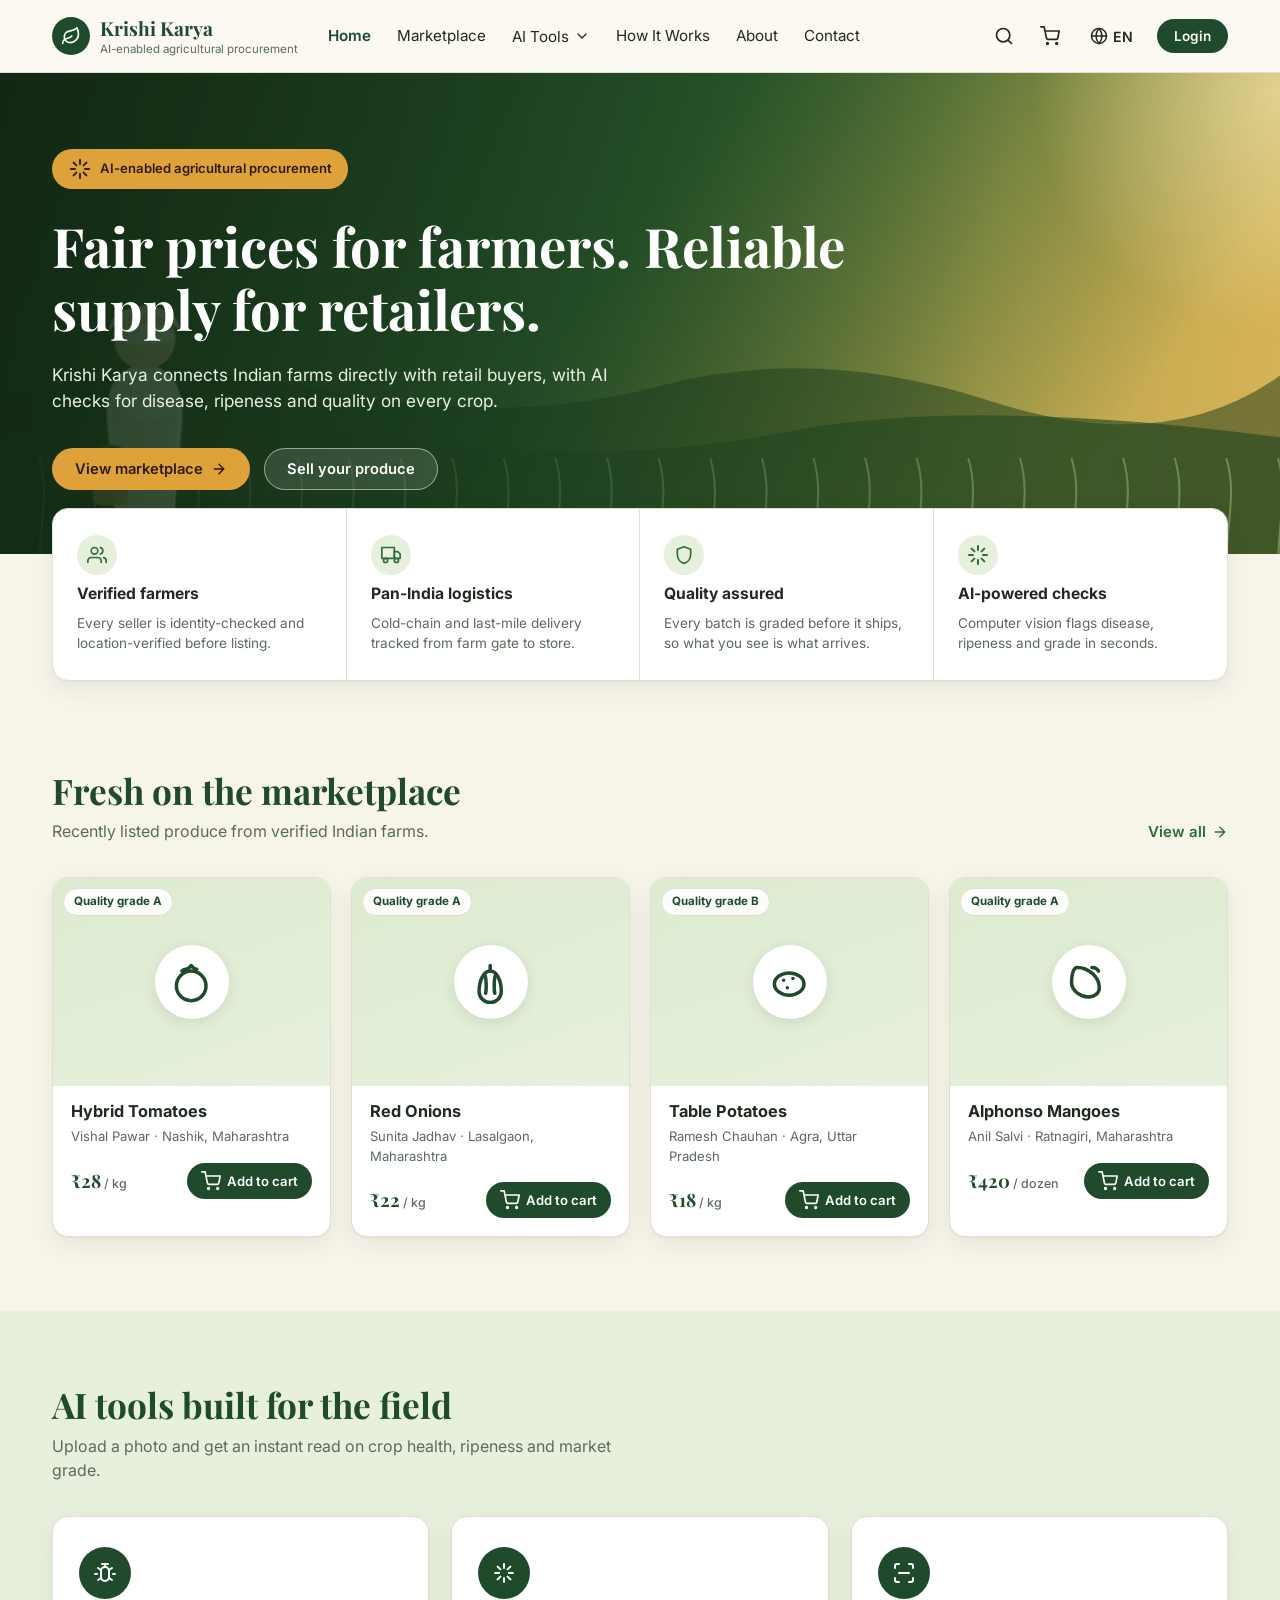
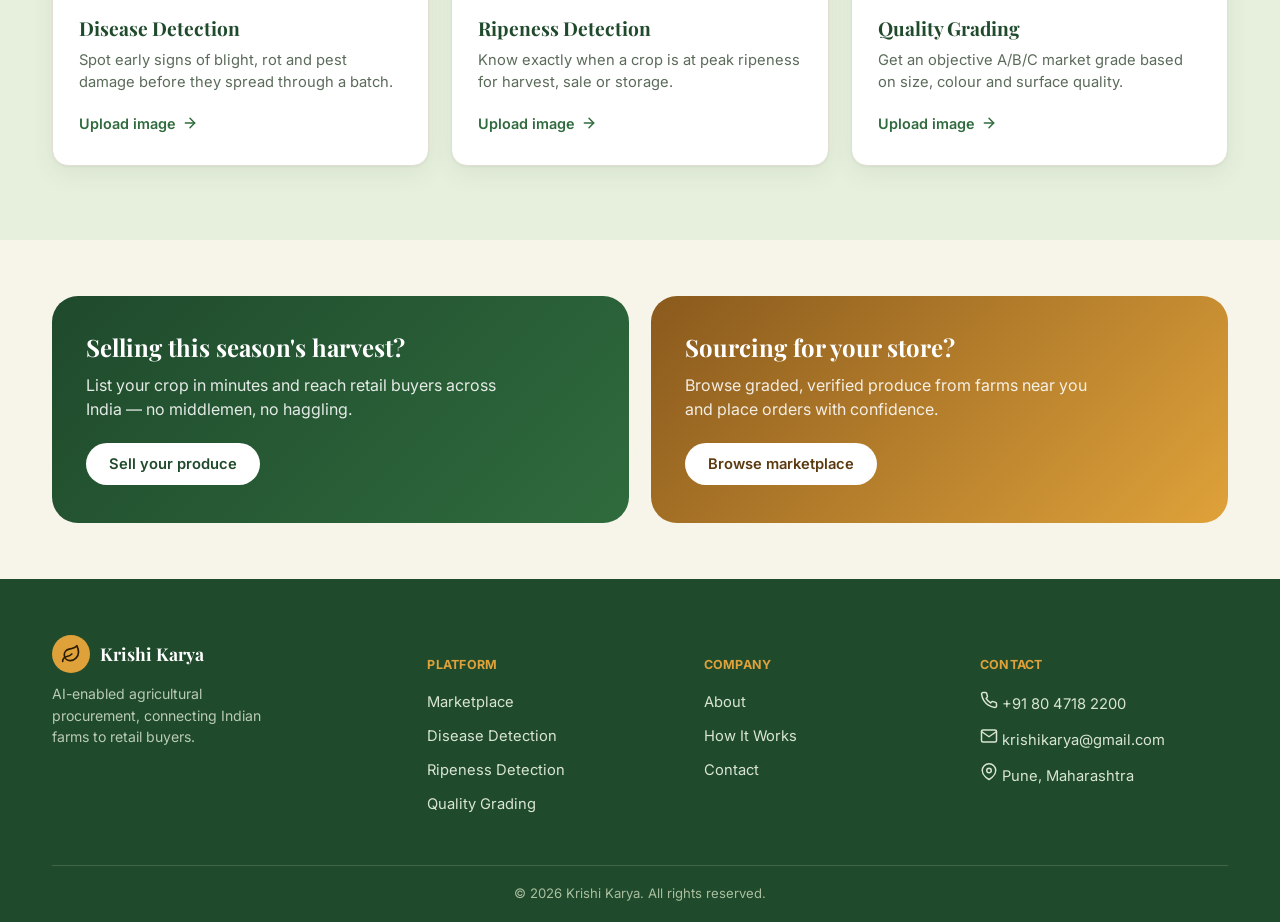
<file: index.html>
<!DOCTYPE html>
<html lang="en">
<head>
<meta charset="UTF-8">
<meta name="viewport" content="width=device-width, initial-scale=1.0">
<title>Krishi Karya — AI-enabled agricultural procurement</title>
<link rel="icon" href="data:image/svg+xml,<svg xmlns=%22http://www.w3.org/2000/svg%22 viewBox=%220 0 100 100%22><text y=%22.9em%22 font-size=%2290%22>🌾</text></svg>">
<link rel="preconnect" href="https://fonts.googleapis.com">
<link rel="preconnect" href="https://fonts.gstatic.com" crossorigin>
<link href="https://fonts.googleapis.com/css2?family=Playfair+Display:ital,wght@0,600;0,700;0,800;1,600&family=Inter:wght@400;500;600;700&family=Noto+Sans+Devanagari:wght@400;500;600;700&display=swap" rel="stylesheet">
<style>
:root{
  --cream:#F7F4E9;
  --cream-alt:#FBF9F2;
  --sage:#E7F0DD;
  --sage-2:#DCEBD0;
  --forest:#1F4A2C;
  --forest-2:#163A22;
  --leaf:#3C7A46;
  --leaf-2:#2F6B3D;
  --amber:#DFA23A;
  --amber-2:#C98F2B;
  --ink:#202A1F;
  --ink-muted:#5B6B5A;
  --ink-soft:#7C8A79;
  --white:#FFFFFF;
  --line:#E3DFD0;
  --danger:#B5432E;
  --radius-s:10px;
  --radius-m:16px;
  --radius-l:26px;
  --shadow-card:0 1px 2px rgba(31,74,44,.06), 0 8px 24px rgba(31,74,44,.07);
  --font-serif:'Playfair Display', 'Noto Sans Devanagari', Georgia, serif;
  --font-sans:'Inter', 'Noto Sans Devanagari', -apple-system, BlinkMacSystemFont, sans-serif;
}
:root[data-theme="dark"]{
  --cream:#141912;
  --cream-alt:#1A2117;
  --sage:#1B2A1C;
  --sage-2:#20301F;
  --forest:#12240E;
  --forest-2:#0D1A0A;
  --leaf:#7FBF7A;
  --leaf-2:#93CE8C;
  --amber:#E7B563;
  --amber-2:#F0C57C;
  --ink:#EDEFE7;
  --ink-muted:#B7C0AF;
  --ink-soft:#8C978A;
  --white:#1E2A1B;
  --line:#2B3728;
  --shadow-card:0 1px 2px rgba(0,0,0,.3), 0 8px 24px rgba(0,0,0,.35);
}
@media (prefers-color-scheme: dark){
  :root:not([data-theme="light"]){
    --cream:#141912;
    --cream-alt:#1A2117;
    --sage:#1B2A1C;
    --sage-2:#20301F;
    --forest:#12240E;
    --forest-2:#0D1A0A;
    --leaf:#7FBF7A;
    --leaf-2:#93CE8C;
    --amber:#E7B563;
    --amber-2:#F0C57C;
    --ink:#EDEFE7;
    --ink-muted:#B7C0AF;
    --ink-soft:#8C978A;
    --white:#1E2A1B;
    --line:#2B3728;
    --shadow-card:0 1px 2px rgba(0,0,0,.3), 0 8px 24px rgba(0,0,0,.35);
  }
}
*{box-sizing:border-box;}
html,body{margin:0;padding:0;}
body{
  background:var(--cream);
  color:var(--ink);
  font-family:var(--font-sans);
  -webkit-font-smoothing:antialiased;
  line-height:1.5;
  overflow-x:hidden;
}
body.lang-hi{ }
img{max-width:100%;display:block;}
a{color:inherit;text-decoration:none;}
button{font-family:inherit;}
h1,h2,h3,h4{font-family:var(--font-serif);color:var(--forest);margin:0;line-height:1.15;font-weight:700;}
:root[data-theme="dark"] h1, :root[data-theme="dark"] h2, :root[data-theme="dark"] h3, :root[data-theme="dark"] h4{color:var(--leaf-2);}
@media (prefers-color-scheme: dark){
  :root:not([data-theme="light"]) h1, :root:not([data-theme="light"]) h2, :root:not([data-theme="light"]) h3, :root:not([data-theme="light"]) h4{color:var(--leaf-2);}
}
p{margin:0;}
.container{max-width:1240px;margin:0 auto;padding:0 32px;}
@media (max-width:700px){ .container{padding:0 18px;} }

/* wide content scroll safety */
.scroll-x{overflow-x:auto;}

/* ---------- Header ---------- */
header.site-header{
  position:sticky;top:0;z-index:60;
  background:var(--cream-alt);
  border-bottom:1px solid var(--line);
}
.header-inner{
  max-width:1240px;margin:0 auto;padding:14px 32px;
  display:flex;align-items:center;gap:28px;
}
@media (max-width:700px){ .header-inner{padding:12px 18px;gap:12px;} }
.brand{display:flex;align-items:center;gap:10px;cursor:pointer;flex-shrink:0;}
.brand-mark{
  width:38px;height:38px;border-radius:50%;
  background:var(--forest);color:var(--white);
  display:flex;align-items:center;justify-content:center;flex-shrink:0;
}
.brand-name{font-family:var(--font-serif);font-weight:700;font-size:1.2rem;color:var(--forest);}
.brand-tag{font-size:.72rem;color:var(--ink-muted);margin-top:-2px;}
nav.main-nav{display:flex;align-items:center;gap:22px;flex:1;}
nav.main-nav a, .nav-dd > button{
  font-size:.95rem;color:var(--ink);background:none;border:none;cursor:pointer;
  padding:8px 2px;display:flex;align-items:center;gap:5px;white-space:nowrap;
}
nav.main-nav a:hover, .nav-dd>button:hover{color:var(--leaf-2);}
nav.main-nav a.active{color:var(--forest);font-weight:600;}
.nav-dd{position:relative;}
.nav-dd-panel{
  position:absolute;top:calc(100% + 6px);left:0;background:var(--white);
  border:1px solid var(--line);border-radius:var(--radius-s);box-shadow:var(--shadow-card);
  min-width:200px;padding:6px;display:none;flex-direction:column;z-index:50;
}
.nav-dd.open .nav-dd-panel{display:flex;}
.nav-dd-panel a{padding:10px 12px;border-radius:8px;font-size:.92rem;}
.nav-dd-panel a:hover, .nav-dd-panel a.active{background:var(--sage);color:var(--forest);}
.header-actions{display:flex;align-items:center;gap:14px;margin-left:auto;flex-shrink:0;}
.icon-btn{
  background:none;border:none;cursor:pointer;color:var(--ink);
  display:flex;align-items:center;justify-content:center;padding:6px;border-radius:8px;
  position:relative;
}
.icon-btn:hover{background:var(--sage);}
.cart-badge{
  position:absolute;top:-2px;right:-2px;background:var(--amber-2);color:#2b1c00;
  font-size:.62rem;font-weight:700;min-width:16px;height:16px;border-radius:8px;
  display:flex;align-items:center;justify-content:center;padding:0 3px;
}
.lang-toggle{
  display:flex;align-items:center;gap:5px;background:none;border:none;cursor:pointer;
  color:var(--ink);font-size:.88rem;font-weight:600;padding:8px 10px;border-radius:20px;
}
.lang-toggle:hover{background:var(--sage);}
.btn{
  display:inline-flex;align-items:center;justify-content:center;gap:8px;
  font-weight:600;font-size:.92rem;border-radius:30px;border:1px solid transparent;
  padding:11px 22px;cursor:pointer;transition:transform .12s ease, box-shadow .12s ease;
}
.btn:active{transform:scale(.97);}
.btn-primary{background:var(--forest);color:#fff;}
.btn-primary:hover{background:var(--forest-2);}
.btn-amber{background:var(--amber);color:#2b1c00;}
.btn-amber:hover{background:var(--amber-2);}
.btn-outline{background:transparent;border-color:var(--forest);color:var(--forest);}
.btn-outline:hover{background:var(--sage);}
.btn-sm{padding:8px 16px;font-size:.85rem;}
.btn:disabled{opacity:.5;cursor:not-allowed;}

/* mobile nav */
.burger{display:none;background:none;border:none;cursor:pointer;padding:6px;}
@media (max-width:980px){
  nav.main-nav{display:none;}
  .burger{display:flex;}
  .header-actions .lang-toggle span.lang-label{display:none;}
}
.mobile-nav{
  display:none;flex-direction:column;background:var(--cream-alt);border-top:1px solid var(--line);
  padding:8px 18px 18px;
}
.mobile-nav.open{display:flex;}
.mobile-nav a, .mobile-nav button.mn-parent{
  padding:12px 4px;border-bottom:1px solid var(--line);font-size:1rem;background:none;border-left:none;border-right:none;border-top:none;text-align:left;width:100%;color:var(--ink);cursor:pointer;
}
.mobile-sub{padding-left:14px;display:flex;flex-direction:column;}
.mobile-sub a{border-bottom:1px dashed var(--line);color:var(--ink-muted);}

/* ---------- Hero ---------- */
.hero{position:relative;overflow:hidden;color:#fff;background:var(--forest);}
.hero-bg{position:absolute;inset:0;z-index:0;}
.hero-bg svg{width:100%;height:100%;display:block;}
.hero-scrim{position:absolute;inset:0;background:linear-gradient(100deg, rgba(18,40,20,.92) 0%, rgba(28,64,32,.72) 42%, rgba(60,110,50,.28) 75%, rgba(110,150,60,.12) 100%);}
.hero-inner{position:relative;z-index:2;max-width:1240px;margin:0 auto;padding:76px 32px 64px;}
@media (max-width:700px){ .hero-inner{padding:40px 18px 40px;} }
.hero-badge{
  display:inline-flex;align-items:center;gap:8px;background:var(--amber);color:#2b1c00;
  font-size:.82rem;font-weight:600;padding:8px 16px;border-radius:30px;margin-bottom:26px;
}
.hero h1{
  color:#fff;font-size:clamp(2.1rem, 5vw, 3.4rem);max-width:820px;margin-bottom:22px;
}
.hero p.lede{
  color:#EAF1E4;font-size:1.08rem;max-width:560px;margin-bottom:34px;
}
.hero-ctas{display:flex;gap:14px;flex-wrap:wrap;}

/* feature strip overlapping hero bottom */
.feature-strip-wrap{position:relative;z-index:3;}
.feature-strip{
  max-width:1240px;margin:0 auto;background:var(--white);border-radius:var(--radius-m);
  box-shadow:var(--shadow-card);display:grid;grid-template-columns:repeat(4,1fr);
  transform:translateY(-46px);margin-bottom:-30px;
  border:1px solid var(--line);
}
@media (max-width:940px){ .feature-strip{grid-template-columns:repeat(2,1fr);} }
@media (max-width:560px){ .feature-strip{grid-template-columns:1fr;transform:translateY(-24px);margin-bottom:-8px;} }
.feature-item{
  padding:26px 24px;display:flex;flex-direction:column;gap:10px;
  border-right:1px solid var(--line);
}
.feature-item:last-child{border-right:none;}
@media (max-width:940px){ .feature-item:nth-child(2){border-right:none;} .feature-item:nth-child(odd){border-right:1px solid var(--line);} }
@media (max-width:560px){ .feature-item{border-right:none !important;border-bottom:1px solid var(--line);} .feature-item:last-child{border-bottom:none;} }
.feature-icon{
  width:40px;height:40px;border-radius:50%;background:var(--sage);color:var(--leaf-2);
  display:flex;align-items:center;justify-content:center;
}
.feature-item h4{font-family:var(--font-sans);font-weight:700;font-size:.98rem;color:var(--ink);}
.feature-item p{font-size:.85rem;color:var(--ink-muted);}

/* ---------- Sections ---------- */
.section{padding:74px 0;}
.section.tight{padding:56px 0;}
.section.alt{background:var(--sage);}
.section-head{display:flex;justify-content:space-between;align-items:flex-end;gap:20px;margin-bottom:34px;flex-wrap:wrap;}
.section-head h2{font-size:clamp(1.6rem,3vw,2.2rem);}
.section-head p{color:var(--ink-muted);margin-top:8px;max-width:560px;}
.view-all{color:var(--leaf-2);font-weight:600;font-size:.94rem;display:inline-flex;align-items:center;gap:6px;white-space:nowrap;}
.view-all:hover{text-decoration:underline;}

.grid-3{display:grid;grid-template-columns:repeat(3,1fr);gap:22px;}
.grid-4{display:grid;grid-template-columns:repeat(4,1fr);gap:20px;}
@media (max-width:980px){ .grid-3{grid-template-columns:repeat(2,1fr);} .grid-4{grid-template-columns:repeat(2,1fr);} }
@media (max-width:640px){ .grid-3{grid-template-columns:1fr;} .grid-4{grid-template-columns:1fr;} }

.tool-card{
  background:var(--white);border:1px solid var(--line);border-radius:var(--radius-m);
  padding:30px 26px;box-shadow:var(--shadow-card);
}
.tool-card .circle-icon{
  width:52px;height:52px;border-radius:50%;background:var(--forest);color:#fff;
  display:flex;align-items:center;justify-content:center;margin-bottom:18px;
}
.tool-card h3{font-size:1.2rem;margin-bottom:10px;}
.tool-card p{color:var(--ink-muted);font-size:.92rem;margin-bottom:18px;}
.tool-card .link-arrow{color:var(--leaf-2);font-weight:600;font-size:.9rem;display:inline-flex;align-items:center;gap:6px;background:none;border:none;cursor:pointer;padding:0;}
.tool-card .link-arrow:hover{text-decoration:underline;}

.produce-card{
  background:var(--white);border:1px solid var(--line);border-radius:var(--radius-m);
  overflow:hidden;box-shadow:var(--shadow-card);display:flex;flex-direction:column;
}
.produce-thumb{
  aspect-ratio:4/3;width:100%;position:relative;display:flex;align-items:center;justify-content:center;
  background:linear-gradient(160deg, var(--sage-2), var(--sage));
}
.produce-icon-badge{
  width:74px;height:74px;border-radius:50%;background:var(--white);
  display:flex;align-items:center;justify-content:center;box-shadow:0 4px 14px rgba(31,74,44,.12);
  color:var(--forest);
}
.produce-icon-badge svg{width:60%;height:60%;stroke-width:1.9;}
.grade-chip{
  position:absolute;top:10px;left:10px;background:rgba(255,255,255,.92);color:var(--forest);
  font-size:.72rem;font-weight:700;padding:4px 10px;border-radius:20px;border:1px solid var(--line);
}
.produce-body{padding:16px 18px 18px;display:flex;flex-direction:column;gap:6px;flex:1;}
.produce-body h4{font-family:var(--font-sans);font-size:1.02rem;font-weight:700;color:var(--ink);}
.produce-meta{font-size:.82rem;color:var(--ink-muted);}
.produce-price-row{display:flex;align-items:center;justify-content:space-between;margin-top:10px;}
.produce-price{font-family:var(--font-serif);font-weight:700;color:var(--forest);font-size:1.15rem;}
.produce-price span{font-family:var(--font-sans);font-weight:500;font-size:.78rem;color:var(--ink-muted);}
.add-cart-btn{
  background:var(--forest);color:#fff;border:none;border-radius:20px;padding:8px 14px;
  font-size:.82rem;font-weight:600;cursor:pointer;display:flex;align-items:center;gap:6px;
}
.add-cart-btn:hover{background:var(--forest-2);}
.add-cart-btn.added{background:var(--leaf-2);}

/* dual CTA band */
.dual-cta{display:grid;grid-template-columns:1fr 1fr;gap:22px;}
@media (max-width:760px){ .dual-cta{grid-template-columns:1fr;} }
.dual-cta-card{
  border-radius:var(--radius-l);padding:38px 34px;color:#fff;position:relative;overflow:hidden;
}
.dual-cta-card.farmer{background:linear-gradient(135deg,var(--forest),var(--leaf-2));}
.dual-cta-card.retailer{background:linear-gradient(135deg,#8a5a1d,var(--amber));}
.dual-cta-card h3{color:#fff;font-size:1.5rem;margin-bottom:12px;}
.dual-cta-card p{color:rgba(255,255,255,.88);margin-bottom:22px;max-width:420px;}
.dual-cta-card .btn{background:#fff;color:var(--forest);}
.dual-cta-card.retailer .btn{color:#5c3a10;}

/* ---------- Footer ---------- */
footer.site-footer{background:var(--forest);color:#EAF1E4;padding:56px 0 0;}
:root[data-theme="dark"] footer.site-footer, :root[data-theme="dark"] footer.site-footer h1{background:#0D1A0A;}
.footer-grid{display:grid;grid-template-columns:1.4fr 1fr 1fr 1fr;gap:28px;padding-bottom:38px;}
@media (max-width:820px){ .footer-grid{grid-template-columns:1fr 1fr;} }
@media (max-width:520px){ .footer-grid{grid-template-columns:1fr;} }
.footer-brand{display:flex;align-items:center;gap:10px;margin-bottom:10px;}
.footer-brand .brand-mark{background:var(--amber);color:#2b1c00;}
.footer-brand-name{font-family:var(--font-serif);font-weight:700;font-size:1.1rem;color:#fff;}
.footer-tagline{color:#B9CBB2;font-size:.88rem;max-width:240px;}
.footer-col h5{color:var(--amber);font-size:.78rem;font-weight:700;letter-spacing:.02em;margin-bottom:16px;text-transform:uppercase;}
.footer-col a, .footer-col p{display:block;color:#D9E5D2;font-size:.92rem;margin-bottom:12px;}
.footer-col a:hover{color:#fff;text-decoration:underline;}
.footer-contact-item{display:flex;align-items:flex-start;gap:8px;}
.footer-bottom{border-top:1px solid rgba(255,255,255,.14);padding:18px 0;text-align:center;font-size:.82rem;color:#AABF9F;}

/* ---------- Page header (inner pages) ---------- */
.page-head{padding:44px 0 30px;}
.page-head h1{font-size:clamp(1.8rem,3.4vw,2.5rem);margin-bottom:10px;}
.page-head p{color:var(--ink-muted);font-size:1rem;max-width:560px;}
.breadcrumb{font-size:.82rem;color:var(--ink-soft);margin-bottom:14px;display:flex;gap:6px;align-items:center;}
.breadcrumb a:hover{color:var(--leaf-2);}

/* ---------- Marketplace ---------- */
.marketplace-layout{display:grid;grid-template-columns:280px 1fr;gap:28px;align-items:flex-start;padding-bottom:70px;}
@media (max-width:860px){ .marketplace-layout{grid-template-columns:1fr;} }
.filters-panel{
  background:var(--white);border:1px solid var(--line);border-radius:var(--radius-m);
  padding:24px;position:sticky;top:88px;box-shadow:var(--shadow-card);
}
.filters-title{display:flex;align-items:center;gap:8px;font-weight:700;font-size:1.05rem;margin-bottom:20px;color:var(--ink);}
.field-group{margin-bottom:18px;}
.field-group label{display:block;font-size:.84rem;font-weight:600;margin-bottom:7px;color:var(--ink);}
.field-input, select.field-input{
  width:100%;padding:10px 12px;border:1px solid var(--line);border-radius:10px;
  font-size:.9rem;font-family:inherit;background:var(--cream-alt);color:var(--ink);
}
.field-input:focus, select.field-input:focus{outline:2px solid var(--leaf-2);outline-offset:1px;border-color:var(--leaf-2);}
.chip-row{display:flex;gap:8px;flex-wrap:wrap;}
.chip{
  border:1px solid var(--line);border-radius:20px;padding:6px 13px;font-size:.8rem;
  background:var(--cream-alt);cursor:pointer;color:var(--ink);
}
.chip.active{background:var(--forest);color:#fff;border-color:var(--forest);}
.clear-filters{font-size:.85rem;color:var(--leaf-2);background:none;border:none;cursor:pointer;padding:0;margin-top:6px;}
.clear-filters:hover{text-decoration:underline;}
.results-bar{display:flex;justify-content:space-between;align-items:center;margin-bottom:18px;flex-wrap:wrap;gap:10px;}
.results-count{color:var(--ink-muted);font-size:.9rem;}
.sort-row{display:flex;align-items:center;gap:8px;font-size:.88rem;}
.market-grid{display:grid;grid-template-columns:repeat(3,1fr);gap:20px;}
@media (max-width:1080px){ .market-grid{grid-template-columns:repeat(2,1fr);} }
@media (max-width:640px){ .market-grid{grid-template-columns:1fr;} }
.empty-state{
  background:var(--white);border:1px dashed var(--line);border-radius:var(--radius-m);
  padding:60px 20px;text-align:center;color:var(--ink-muted);
}

/* ---------- AI tool page ---------- */
.ai-layout{display:grid;grid-template-columns:1fr 1fr;gap:26px;padding-bottom:70px;align-items:start;}
@media (max-width:860px){ .ai-layout{grid-template-columns:1fr;} }
.dropzone{
  border:2px dashed var(--line);border-radius:var(--radius-m);background:var(--cream-alt);
  min-height:420px;display:flex;flex-direction:column;align-items:center;justify-content:center;
  text-align:center;padding:30px;cursor:pointer;transition:border-color .15s, background .15s;
  position:relative;overflow:hidden;
}
.dropzone.drag{border-color:var(--leaf-2);background:var(--sage);}
.dropzone input[type=file]{position:absolute;inset:0;opacity:0;cursor:pointer;}
.dropzone .upload-icon{color:var(--leaf-2);margin-bottom:16px;}
.dropzone h4{font-family:var(--font-sans);font-weight:600;font-size:1.05rem;margin-bottom:8px;color:var(--ink);}
.dropzone p{font-size:.85rem;color:var(--ink-muted);}
.dropzone img.preview{max-height:380px;border-radius:12px;object-fit:contain;}
.results-panel{
  background:var(--white);border:1px solid var(--line);border-radius:var(--radius-m);
  min-height:420px;padding:26px;box-shadow:var(--shadow-card);
}
.results-empty{color:var(--ink-muted);font-size:.95rem;}
.analyzing{display:flex;align-items:center;gap:12px;color:var(--ink-muted);font-size:.95rem;}
.spinner{width:18px;height:18px;border-radius:50%;border:2.5px solid var(--line);border-top-color:var(--leaf-2);animation:spin .8s linear infinite;}
@keyframes spin{to{transform:rotate(360deg);}}
.result-card{border:1px solid var(--line);border-radius:14px;padding:18px;margin-bottom:14px;}
.result-top{display:flex;justify-content:space-between;align-items:flex-start;gap:10px;margin-bottom:10px;}
.result-title{font-weight:700;font-size:1.05rem;color:var(--ink);}
.result-badge{font-size:.72rem;font-weight:700;padding:4px 10px;border-radius:20px;}
.badge-good{background:#DDF0D8;color:#28611F;}
:root[data-theme="dark"] .badge-good{background:#20351D;color:#9BDB8E;}
.badge-warn{background:#FBEBD0;color:#8A5A0E;}
:root[data-theme="dark"] .badge-warn{background:#3A2E14;color:#F0C57C;}
.badge-bad{background:#F6DCD5;color:#95311D;}
:root[data-theme="dark"] .badge-bad{background:#3A1F19;color:#EF9C86;}
.confidence-row{margin:10px 0;}
.confidence-bar{height:7px;border-radius:6px;background:var(--line);overflow:hidden;margin-top:6px;}
.confidence-fill{height:100%;background:var(--leaf-2);}
.result-detail-row{display:flex;justify-content:space-between;font-size:.86rem;padding:6px 0;border-top:1px dashed var(--line);color:var(--ink-muted);}
.result-detail-row span:last-child{color:var(--ink);font-weight:600;}
.rec-box{background:var(--sage);border-radius:10px;padding:12px 14px;font-size:.86rem;margin-top:12px;color:var(--ink);}
.history-thumb-row{display:flex;gap:10px;margin-top:18px;flex-wrap:wrap;}
.history-thumb{width:52px;height:52px;border-radius:8px;object-fit:cover;border:1px solid var(--line);cursor:pointer;opacity:.7;}
.history-thumb.active{opacity:1;outline:2px solid var(--leaf-2);}

/* ---------- Cart ---------- */
.cart-table{width:100%;border-collapse:collapse;background:var(--white);border:1px solid var(--line);border-radius:var(--radius-m);overflow:hidden;}
.cart-table th{text-align:left;font-size:.78rem;text-transform:uppercase;letter-spacing:.03em;color:var(--ink-soft);padding:14px 16px;background:var(--cream-alt);border-bottom:1px solid var(--line);}
.cart-table td{padding:16px;border-bottom:1px solid var(--line);vertical-align:middle;font-size:.92rem;}
.cart-item-name{display:flex;align-items:center;gap:12px;}
.cart-item-name .thumb{width:52px;height:52px;border-radius:10px;background:var(--sage-2);display:flex;align-items:center;justify-content:center;flex-shrink:0;}
.qty-stepper{display:flex;align-items:center;border:1px solid var(--line);border-radius:20px;width:fit-content;}
.qty-stepper button{background:none;border:none;width:28px;height:28px;cursor:pointer;font-size:1rem;color:var(--ink);}
.qty-stepper span{min-width:22px;text-align:center;font-size:.9rem;}
.remove-link{color:var(--danger);font-size:.82rem;background:none;border:none;cursor:pointer;padding:0;}
.remove-link:hover{text-decoration:underline;}
.cart-summary{
  background:var(--white);border:1px solid var(--line);border-radius:var(--radius-m);padding:24px;
  box-shadow:var(--shadow-card);
}
.cart-summary-row{display:flex;justify-content:space-between;padding:8px 0;font-size:.92rem;color:var(--ink-muted);}
.cart-summary-row.total{border-top:1px solid var(--line);margin-top:8px;padding-top:14px;font-weight:700;color:var(--ink);font-size:1.05rem;}
.cart-layout{display:grid;grid-template-columns:1fr 320px;gap:24px;align-items:start;padding-bottom:70px;}
@media (max-width:820px){ .cart-layout{grid-template-columns:1fr;} }

/* ---------- How it works ---------- */
.steps-col{display:flex;flex-direction:column;gap:0;}
.step-row{display:flex;gap:18px;padding:22px 0;border-bottom:1px solid var(--line);}
.step-row:last-child{border-bottom:none;}
.step-num{
  width:36px;height:36px;border-radius:50%;background:var(--forest);color:#fff;
  display:flex;align-items:center;justify-content:center;font-weight:700;flex-shrink:0;font-family:var(--font-serif);
}
.step-row h4{font-size:1.05rem;margin-bottom:6px;color:var(--ink);font-family:var(--font-sans);font-weight:700;}
.step-row p{color:var(--ink-muted);font-size:.9rem;}
.two-col{display:grid;grid-template-columns:1fr 1fr;gap:44px;}
@media (max-width:820px){ .two-col{grid-template-columns:1fr;gap:30px;} }

/* ---------- About ---------- */
.stats-row{display:grid;grid-template-columns:repeat(4,1fr);gap:20px;margin:40px 0;}
@media (max-width:760px){ .stats-row{grid-template-columns:repeat(2,1fr);} }
.stat-box{text-align:center;padding:22px 10px;background:var(--white);border:1px solid var(--line);border-radius:var(--radius-m);}
.stat-box .num{font-family:var(--font-serif);font-size:2rem;font-weight:700;color:var(--forest);}
.stat-box .label{font-size:.82rem;color:var(--ink-muted);margin-top:4px;}
.about-story p{margin-bottom:16px;color:var(--ink-muted);max-width:720px;}
.about-story{margin-bottom:10px;}

/* ---------- Contact ---------- */
.contact-layout{display:grid;grid-template-columns:1fr 1fr;gap:40px;padding-bottom:70px;}
@media (max-width:820px){ .contact-layout{grid-template-columns:1fr;} }
.contact-info-item{display:flex;gap:14px;margin-bottom:22px;align-items:flex-start;}
.contact-info-item .ic{width:42px;height:42px;border-radius:50%;background:var(--sage);color:var(--leaf-2);display:flex;align-items:center;justify-content:center;flex-shrink:0;}
.contact-info-item h5{font-size:.95rem;margin-bottom:3px;color:var(--ink);}
.contact-info-item p{font-size:.88rem;color:var(--ink-muted);}
.form-row{margin-bottom:16px;}
.form-row label{display:block;font-size:.86rem;font-weight:600;margin-bottom:6px;}
.form-row input, .form-row textarea{
  width:100%;padding:11px 13px;border:1px solid var(--line);border-radius:10px;font-family:inherit;
  font-size:.92rem;background:var(--cream-alt);color:var(--ink);
}
.form-row textarea{resize:vertical;min-height:110px;}
.form-row input:focus, .form-row textarea:focus{outline:2px solid var(--leaf-2);outline-offset:1px;border-color:var(--leaf-2);}
.success-msg{background:var(--sage);border:1px solid var(--leaf-2);color:var(--forest);padding:14px 16px;border-radius:10px;font-size:.9rem;margin-bottom:16px;}

/* ---------- 404 ---------- */
.notfound{text-align:center;padding:100px 20px;}
.notfound .code{font-family:var(--font-serif);font-size:5rem;font-weight:800;color:var(--forest);margin-bottom:6px;}
.notfound h3{margin-bottom:10px;}
.notfound p{color:var(--ink-muted);margin-bottom:26px;}

/* ---------- Modal (login) ---------- */
.modal-overlay{
  position:fixed;inset:0;background:rgba(20,25,18,.55);display:none;align-items:center;justify-content:center;z-index:100;padding:20px;
}
.modal-overlay.open{display:flex;}
.modal-box{background:var(--white);border-radius:var(--radius-m);padding:32px;max-width:400px;width:100%;box-shadow:0 20px 60px rgba(0,0,0,.3);position:relative;}
.modal-close{position:absolute;top:14px;right:14px;background:none;border:none;cursor:pointer;color:var(--ink-muted);padding:4px;}
.modal-box h3{margin-bottom:6px;}
.modal-box .sub{color:var(--ink-muted);font-size:.88rem;margin-bottom:22px;}
.modal-tabs{display:flex;gap:4px;background:var(--cream-alt);border-radius:10px;padding:4px;margin-bottom:20px;}
.modal-tabs button{flex:1;border:none;background:none;padding:8px;border-radius:8px;font-size:.86rem;font-weight:600;cursor:pointer;color:var(--ink-muted);}
.modal-tabs button.active{background:var(--white);color:var(--forest);box-shadow:0 1px 3px rgba(0,0,0,.1);}
.toast{
  position:fixed;bottom:24px;left:50%;transform:translateX(-50%) translateY(20px);
  background:var(--forest);color:#fff;padding:13px 22px;border-radius:30px;font-size:.9rem;
  box-shadow:0 10px 30px rgba(0,0,0,.2);z-index:200;opacity:0;pointer-events:none;transition:all .25s ease;
}
.toast.show{opacity:1;transform:translateX(-50%) translateY(0);}

/* search overlay */
.search-overlay{position:fixed;inset:0;background:rgba(20,25,18,.5);z-index:90;display:none;align-items:flex-start;justify-content:center;padding-top:12vh;}
.search-overlay.open{display:flex;}
.search-box{background:var(--white);border-radius:var(--radius-m);width:100%;max-width:560px;padding:6px;box-shadow:0 20px 60px rgba(0,0,0,.3);}
.search-box input{width:100%;border:none;padding:16px 18px;font-size:1.05rem;font-family:inherit;border-radius:var(--radius-m);background:transparent;color:var(--ink);}
.search-box input:focus{outline:none;}

.sr-only{position:absolute;width:1px;height:1px;overflow:hidden;clip:rect(0,0,0,0);white-space:nowrap;}
:focus-visible{outline:2px solid var(--leaf-2);outline-offset:2px;}
@media (prefers-reduced-motion: reduce){ *{animation-duration:.01ms !important;transition-duration:.01ms !important;} }
</style>
</head>
<body>
<div id="app-root"></div>
<div class="toast" id="toast"></div>

<script>
/* =========================================================
   Krishi Karya — client-side demo app
   ========================================================= */

/* ---------- Icons (feather-style inline SVG) ---------- */
const ICON = {
  leaf:'<svg viewBox="0 0 24 24" width="20" height="20" fill="none" stroke="currentColor" stroke-width="2" stroke-linecap="round" stroke-linejoin="round"><path d="M11 20A7 7 0 0 1 9.8 6.1C15.5 5 17 4.48 19 2c1 2 2 4.18 2 8 0 5.5-4.78 10-10 10Z"></path><path d="M2 21c0-3 1.85-5.36 5.08-6C9.5 14.52 12 13 13 12"></path></svg>',
  search:'<svg viewBox="0 0 24 24" width="20" height="20" fill="none" stroke="currentColor" stroke-width="2" stroke-linecap="round" stroke-linejoin="round"><circle cx="11" cy="11" r="8"></circle><line x1="21" y1="21" x2="16.65" y2="16.65"></line></svg>',
  cart:'<svg viewBox="0 0 24 24" width="20" height="20" fill="none" stroke="currentColor" stroke-width="2" stroke-linecap="round" stroke-linejoin="round"><circle cx="9" cy="21" r="1"></circle><circle cx="20" cy="21" r="1"></circle><path d="M1 1h4l2.68 13.39a2 2 0 0 0 2 1.61h9.72a2 2 0 0 0 2-1.61L23 6H6"></path></svg>',
  globe:'<svg viewBox="0 0 24 24" width="18" height="18" fill="none" stroke="currentColor" stroke-width="2" stroke-linecap="round" stroke-linejoin="round"><circle cx="12" cy="12" r="10"></circle><line x1="2" y1="12" x2="22" y2="12"></line><path d="M12 2a15.3 15.3 0 0 1 4 10 15.3 15.3 0 0 1-4 10 15.3 15.3 0 0 1-4-10 15.3 15.3 0 0 1 4-10z"></path></svg>',
  chevronDown:'<svg viewBox="0 0 24 24" width="16" height="16" fill="none" stroke="currentColor" stroke-width="2" stroke-linecap="round" stroke-linejoin="round"><polyline points="6 9 12 15 18 9"></polyline></svg>',
  arrowRight:'<svg viewBox="0 0 24 24" width="16" height="16" fill="none" stroke="currentColor" stroke-width="2.2" stroke-linecap="round" stroke-linejoin="round"><line x1="5" y1="12" x2="19" y2="12"></line><polyline points="12 5 19 12 12 19"></polyline></svg>',
  bug:'<svg viewBox="0 0 24 24" width="24" height="24" fill="none" stroke="currentColor" stroke-width="2" stroke-linecap="round" stroke-linejoin="round"><rect x="8" y="6" width="8" height="14" rx="4"></rect><path d="M19 7l-3 2M5 7l3 2M19 19l-3-2M5 19l3-2M12 6V3M9 3h6M20 13h2M2 13h2"></path></svg>',
  sparkle:'<svg viewBox="0 0 24 24" width="24" height="24" fill="none" stroke="currentColor" stroke-width="2" stroke-linecap="round" stroke-linejoin="round"><path d="M12 3v4M12 17v4M3 12h4M17 12h4M5.6 5.6l2.8 2.8M15.6 15.6l2.8 2.8M18.4 5.6l-2.8 2.8M8.4 15.6l-2.8 2.8"></path></svg>',
  scan:'<svg viewBox="0 0 24 24" width="24" height="24" fill="none" stroke="currentColor" stroke-width="2" stroke-linecap="round" stroke-linejoin="round"><path d="M3 7V5a2 2 0 0 1 2-2h2M17 3h2a2 2 0 0 1 2 2v2M21 17v2a2 2 0 0 1-2 2h-2M7 21H5a2 2 0 0 1-2-2v-2"></path><line x1="7" y1="12" x2="17" y2="12"></line></svg>',
  people:'<svg viewBox="0 0 24 24" width="20" height="20" fill="none" stroke="currentColor" stroke-width="2" stroke-linecap="round" stroke-linejoin="round"><path d="M17 21v-2a4 4 0 0 0-4-4H5a4 4 0 0 0-4 4v2"></path><circle cx="9" cy="7" r="4"></circle><path d="M23 21v-2a4 4 0 0 0-3-3.87"></path><path d="M16 3.13a4 4 0 0 1 0 7.75"></path></svg>',
  truck:'<svg viewBox="0 0 24 24" width="20" height="20" fill="none" stroke="currentColor" stroke-width="2" stroke-linecap="round" stroke-linejoin="round"><rect x="1" y="3" width="15" height="13"></rect><polygon points="16 8 20 8 23 11 23 16 16 16 16 8"></polygon><circle cx="5.5" cy="18.5" r="2.5"></circle><circle cx="18.5" cy="18.5" r="2.5"></circle></svg>',
  shield:'<svg viewBox="0 0 24 24" width="20" height="20" fill="none" stroke="currentColor" stroke-width="2" stroke-linecap="round" stroke-linejoin="round"><path d="M12 2 4 5v6c0 5.25 3.4 9.74 8 11 4.6-1.26 8-5.75 8-11V5l-8-3Z"></path></svg>',
  upload:'<svg viewBox="0 0 24 24" width="30" height="30" fill="none" stroke="currentColor" stroke-width="2" stroke-linecap="round" stroke-linejoin="round"><path d="M21 15v4a2 2 0 0 1-2 2H5a2 2 0 0 1-2-2v-4"></path><polyline points="17 8 12 3 7 8"></polyline><line x1="12" y1="3" x2="12" y2="15"></line></svg>',
  filter:'<svg viewBox="0 0 24 24" width="18" height="18" fill="none" stroke="currentColor" stroke-width="2" stroke-linecap="round" stroke-linejoin="round"><line x1="4" y1="6" x2="20" y2="6"></line><line x1="8" y1="12" x2="16" y2="12"></line><line x1="11" y1="18" x2="13" y2="18"></line></svg>',
  phone:'<svg viewBox="0 0 24 24" width="18" height="18" fill="none" stroke="currentColor" stroke-width="2" stroke-linecap="round" stroke-linejoin="round"><path d="M22 16.92v3a2 2 0 0 1-2.18 2 19.79 19.79 0 0 1-8.63-3.07 19.5 19.5 0 0 1-6-6 19.79 19.79 0 0 1-3.07-8.67A2 2 0 0 1 4.11 2h3a2 2 0 0 1 2 1.72c.127.96.361 1.903.7 2.81a2 2 0 0 1-.45 2.11L8.09 9.91a16 16 0 0 0 6 6l1.27-1.27a2 2 0 0 1 2.11-.45c.907.339 1.85.573 2.81.7A2 2 0 0 1 22 16.92Z"></path></svg>',
  mail:'<svg viewBox="0 0 24 24" width="18" height="18" fill="none" stroke="currentColor" stroke-width="2" stroke-linecap="round" stroke-linejoin="round"><path d="M4 4h16v16H4z" opacity="0"></path><path d="M22 6 12 13 2 6"></path><rect x="2" y="4" width="20" height="16" rx="2"></rect></svg>',
  pin:'<svg viewBox="0 0 24 24" width="18" height="18" fill="none" stroke="currentColor" stroke-width="2" stroke-linecap="round" stroke-linejoin="round"><path d="M21 10c0 7-9 12-9 12s-9-5-9-12a9 9 0 0 1 18 0Z"></path><circle cx="12" cy="10" r="3"></circle></svg>',
  menu:'<svg viewBox="0 0 24 24" width="24" height="24" fill="none" stroke="currentColor" stroke-width="2" stroke-linecap="round" stroke-linejoin="round"><line x1="3" y1="12" x2="21" y2="12"></line><line x1="3" y1="6" x2="21" y2="6"></line><line x1="3" y1="18" x2="21" y2="18"></line></svg>',
  close:'<svg viewBox="0 0 24 24" width="20" height="20" fill="none" stroke="currentColor" stroke-width="2" stroke-linecap="round" stroke-linejoin="round"><line x1="18" y1="6" x2="6" y2="18"></line><line x1="6" y1="6" x2="18" y2="18"></line></svg>',
  wheat:'<svg viewBox="0 0 24 24" width="34" height="34" fill="none" stroke="currentColor" stroke-width="1.6" stroke-linecap="round" stroke-linejoin="round"><path d="M12 2v20M8 5c0 1.7 1.8 3 4 3s4-1.3 4-3M8 9c0 1.7 1.8 3 4 3s4-1.3 4-3M8 13c0 1.7 1.8 3 4 3s4-1.3 4-3M6 22h12"></path></svg>',
  carrot:'<svg viewBox="0 0 24 24" width="34" height="34" fill="none" stroke="currentColor" stroke-width="1.6" stroke-linecap="round" stroke-linejoin="round"><path d="M15 3c2 0 4 2 4 4M17 2c1.2.5 2 1.2 2.5 2.5M14 4c1.2 0 2.2.7 2.7 1.8"></path><path d="M18.5 6.5c.9 3-1.8 12-8 15-2 1-4-1-3-3 3-6.2 8-12 11-12Z"></path></svg>',
  tomato:'<svg viewBox="0 0 24 24" width="34" height="34" fill="none" stroke="currentColor" stroke-width="1.6" stroke-linecap="round" stroke-linejoin="round"><path d="M12 3c1 1 1.3 2 3 2M12 3c-1 1-1.3 2-3 2M9 5c-1 0-2 1-2 1"></path><circle cx="12" cy="14" r="8"></circle></svg>',
  mango:'<svg viewBox="0 0 24 24" width="34" height="34" fill="none" stroke="currentColor" stroke-width="1.6" stroke-linecap="round" stroke-linejoin="round"><path d="M6 4c6 0 12 5 12 11 0 3-2.5 5-6 5S3 17 3 12C3 8 4 4 6 4Z"></path><path d="M14 4c1.4 0 3 .8 3.6 2"></path></svg>',
  onion:'<svg viewBox="0 0 24 24" width="34" height="34" fill="none" stroke="currentColor" stroke-width="1.6" stroke-linecap="round" stroke-linejoin="round"><path d="M12 3v3"></path><path d="M6 17c0-6 2.5-11 6-11s6 5 6 11a6 6 0 0 1-12 0Z"></path><path d="M9 8c1 1.5 1 8 .5 10M15 8c-1 1.5-1 8-.5 10"></path></svg>',
  potato:'<svg viewBox="0 0 24 24" width="34" height="34" fill="none" stroke="currentColor" stroke-width="1.6" stroke-linecap="round" stroke-linejoin="round"><ellipse cx="12" cy="13" rx="8" ry="6"></ellipse><path d="M9 11h.01M14 10h.01M11 15h.01"></path></svg>',
  chili:'<svg viewBox="0 0 24 24" width="34" height="34" fill="none" stroke="currentColor" stroke-width="1.6" stroke-linecap="round" stroke-linejoin="round"><path d="M6 4c1.5 0 2.5 1 2.5 2"></path><path d="M8 5c4 0 10 3 10 9 0 4-3 6-6 6-5 0-9-4-9-9 0-3 2-6 5-6Z"></path></svg>',
  grapes:'<svg viewBox="0 0 24 24" width="34" height="34" fill="none" stroke="currentColor" stroke-width="1.6" stroke-linecap="round" stroke-linejoin="round"><path d="M12 2v4"></path><circle cx="9" cy="9" r="2.4"></circle><circle cx="15" cy="9" r="2.4"></circle><circle cx="7" cy="14" r="2.4"></circle><circle cx="12" cy="14" r="2.4"></circle><circle cx="17" cy="14" r="2.4"></circle><circle cx="9.5" cy="19" r="2.4"></circle><circle cx="14.5" cy="19" r="2.4"></circle></svg>',
  banana:'<svg viewBox="0 0 24 24" width="34" height="34" fill="none" stroke="currentColor" stroke-width="1.6" stroke-linecap="round" stroke-linejoin="round"><path d="M5 4c-1 6 0 13 6 15 5 2 10-1 11-6"></path><path d="M18 4c1.3.3 2 1.3 2 3"></path></svg>',
  cauliflower:'<svg viewBox="0 0 24 24" width="34" height="34" fill="none" stroke="currentColor" stroke-width="1.6" stroke-linecap="round" stroke-linejoin="round"><path d="M12 2v3"></path><circle cx="9" cy="8" r="2.6"></circle><circle cx="15" cy="8" r="2.6"></circle><circle cx="12" cy="6.5" r="2.6"></circle><path d="M6 11c0 5 2.5 9 6 9s6-4 6-9"></path></svg>',
};
function ic(name, extra){ return ICON[name] || ''; }

/* ---------- i18n ---------- */
const I18N = {
en:{
  nav_home:"Home", nav_marketplace:"Marketplace", nav_ai:"AI Tools", nav_how:"How It Works",
  nav_about:"About", nav_contact:"Contact", nav_login:"Login", nav_logout:"Log out",
  ai_disease:"Disease Detection", ai_ripeness:"Ripeness Detection", ai_quality:"Quality Grading",
  brand_tag:"AI-enabled agricultural procurement",
  hero_badge:"AI-enabled agricultural procurement",
  hero_h1:"Fair prices for farmers. Reliable supply for retailers.",
  hero_lede:"Krishi Karya connects Indian farms directly with retail buyers, with AI checks for disease, ripeness and quality on every crop.",
  hero_cta1:"View marketplace", hero_cta2:"Sell your produce",
  feat1_h:"Verified farmers", feat1_p:"Every seller is identity-checked and location-verified before listing.",
  feat2_h:"Pan-India logistics", feat2_p:"Cold-chain and last-mile delivery tracked from farm gate to store.",
  feat3_h:"Quality assured", feat3_p:"Every batch is graded before it ships, so what you see is what arrives.",
  feat4_h:"AI-powered checks", feat4_p:"Computer vision flags disease, ripeness and grade in seconds.",
  fresh_h:"Fresh on the marketplace", fresh_p:"Recently listed produce from verified Indian farms.",
  view_all:"View all",
  tools_h:"AI tools built for the field", tools_p:"Upload a photo and get an instant read on crop health, ripeness and market grade.",
  tool_disease_d:"Spot early signs of blight, rot and pest damage before they spread through a batch.",
  tool_ripeness_d:"Know exactly when a crop is at peak ripeness for harvest, sale or storage.",
  tool_quality_d:"Get an objective A/B/C market grade based on size, colour and surface quality.",
  upload_image:"Upload image",
  cta_farmer_h:"Selling this season's harvest?", cta_farmer_p:"List your crop in minutes and reach retail buyers across India — no middlemen, no haggling.",
  cta_farmer_btn:"Sell your produce",
  cta_retailer_h:"Sourcing for your store?", cta_retailer_p:"Browse graded, verified produce from farms near you and place orders with confidence.",
  cta_retailer_btn:"Browse marketplace",
  footer_tag:"AI-enabled agricultural procurement, connecting Indian farms to retail buyers.",
  footer_platform:"Platform", footer_company:"Company", footer_contact:"Contact",
  footer_about:"About", footer_how:"How It Works", footer_contact_link:"Contact",
  footer_rights:"© 2026 Krishi Karya. All rights reserved.",
  mkt_h:"Marketplace", mkt_p:"Fresh produce direct from verified Indian farms.",
  filters:"Filters", search_ph:"Search crops, varieties, farmers…",
  category:"Category", all_categories:"All categories",
  location:"Location", all_locations:"All locations",
  quality_grade:"Quality grade", sort_by:"Sort by",
  sort_newest:"Newest", sort_price_low:"Price: low to high", sort_price_high:"Price: high to low", sort_grade:"Grade: best first",
  clear_filters:"Clear filters",
  results_showing:"Showing", results_of:"of", results_listings:"listings",
  no_results_h:"No produce matches your filters.", no_results_p:"Try widening your search or clearing a filter.",
  add_to_cart:"Add to cart", added:"Added",
  per_kg:"/ kg", per_qtl:"/ quintal", per_dozen:"/ dozen",
  ai_disease_h:"Disease Detection", ai_disease_p:"Upload a photo and get an instant read on crop health, ripeness and market grade.",
  ai_ripeness_h:"Ripeness Detection", ai_ripeness_p:"Upload a photo and get an instant read on crop health, ripeness and market grade.",
  ai_quality_h:"Quality Grading", ai_quality_p:"Upload a photo and get an instant read on crop health, ripeness and market grade.",
  dz_h:"Upload image", dz_p:"Drag and drop a clear photo, or click to browse", dz_hint:"(JPG/PNG, max 8 MB)",
  no_analyses:"No analyses yet.", no_analyses_sub:"Upload a photo of your crop to get an instant AI read.",
  analyzing:"Analyzing image…",
  recent_analyses:"Recent analyses",
  recommendation:"Recommendation",
  disease_status:"Health status", disease_name:"Detected issue", severity:"Severity", confidence:"Confidence",
  ripeness_stage:"Ripeness stage", days_window:"Best harvest / sale window", sugar_est:"Estimated sugar content",
  grade_result:"Market grade", size_uniformity:"Size uniformity", surface_quality:"Surface quality", est_price:"Estimated market price",
  cart_h:"Your cart", cart_p:"Review your items before checkout.",
  cart_empty_h:"Your cart is empty.", cart_empty_btn:"Continue shopping",
  cart_item:"Item", cart_price:"Price", cart_qty:"Qty", cart_subtotal:"Subtotal", cart_remove:"Remove",
  order_summary:"Order summary", subtotal:"Subtotal", delivery:"Delivery", taxes:"Taxes (est.)", total:"Total",
  checkout:"Checkout",
  how_h:"How Krishi Karya works", how_p:"A simple, transparent path from field to shelf.",
  how_farmers:"For farmers", how_retailers:"For retailers",
  f_step1_h:"List your crop", f_step1_p:"Add photos, quantity and expected price in a few taps — no paperwork.",
  f_step2_h:"Get an AI quality check", f_step2_p:"Our vision models grade disease, ripeness and quality automatically.",
  f_step3_h:"Match with buyers", f_step3_p:"Verified retailers see your listing and place orders directly.",
  f_step4_h:"Get paid on delivery", f_step4_p:"Payment is released once the retailer confirms receipt and grade.",
  r_step1_h:"Browse verified listings", r_step1_p:"Filter by crop, location and quality grade to find what you need.",
  r_step2_h:"Check the AI grade report", r_step2_p:"Every listing carries an objective quality score before you buy.",
  r_step3_h:"Place your order", r_step3_p:"Order directly from the farm with transparent, fixed pricing.",
  r_step4_h:"Track delivery", r_step4_p:"Follow your order from farm gate to your store's loading dock.",
  about_h:"About Krishi Karya", about_p:"Built to put more of the retail price back in farmers' hands.",
  about_mission_h:"Our mission",
  about_p1:"Krishi Karya connects Indian farms directly with retail buyers, cutting out layers of intermediaries that leave farmers with a fraction of the final retail price.",
  about_p2:"Every listing is checked with computer-vision models trained on Indian crop varieties, so buyers can trust the grade before they order — and farmers get paid for the quality they actually deliver.",
  about_p3:"We started in Maharashtra's vegetable belt and are expanding district by district, working with farmer collectives and retail chains to build a fairer, faster supply chain.",
  stat1_n:"12,400+", stat1_l:"Farmers onboarded",
  stat2_n:"860+", stat2_l:"Retail partners",
  stat3_n:"₹41 Cr+", stat3_l:"Paid out to farmers",
  stat4_n:"18", stat4_l:"States covered",
  contact_h:"Contact us", contact_p:"Questions about selling, buying or partnering? We'd love to hear from you.",
  contact_phone:"Phone", contact_email:"Email", contact_address:"Office",
  form_name:"Full name", form_email:"Email address", form_message:"Message", form_send:"Send message",
  form_success:"Thanks — your message has been sent. We'll get back to you within one business day.",
  nf_h:"Page not found", nf_p:"The page you're looking for doesn't exist or has been moved.", nf_btn:"Go home",
  login_title:"Log in", login_sub:"Welcome back to Krishi Karya.",
  login_tab1:"Farmer", login_tab2:"Retailer", login_email:"Email", login_password:"Password",
  login_btn:"Log in", login_demo:"This is a demo — no account is required.",
  search_placeholder:"Search produce, farmers, tools…",
  toast_added_cart:"Added to cart", toast_removed_cart:"Removed from cart", toast_login_demo:"Demo only — no account needed",
  breadcrumb_home:"Home",
},
hi:{
  nav_home:"होम", nav_marketplace:"बाज़ार", nav_ai:"एआई टूल्स", nav_how:"यह कैसे काम करता है",
  nav_about:"हमारे बारे में", nav_contact:"संपर्क", nav_login:"लॉगिन", nav_logout:"लॉग आउट",
  ai_disease:"रोग पहचान", ai_ripeness:"पकने की पहचान", ai_quality:"गुणवत्ता ग्रेडिंग",
  brand_tag:"एआई-सक्षम कृषि खरीद मंच",
  hero_badge:"एआई-सक्षम कृषि खरीद मंच",
  hero_h1:"किसानों को उचित दाम। रिटेलर्स को भरोसेमंद आपूर्ति।",
  hero_lede:"कृषि कार्य भारतीय खेतों को सीधे रिटेल खरीदारों से जोड़ता है, हर फसल पर रोग, पकने और गुणवत्ता की एआई जाँच के साथ।",
  hero_cta1:"बाज़ार देखें", hero_cta2:"अपनी उपज बेचें",
  feat1_h:"सत्यापित किसान", feat1_p:"सूची में शामिल होने से पहले हर विक्रेता की पहचान और स्थान सत्यापित किया जाता है।",
  feat2_h:"पैन-इंडिया लॉजिस्टिक्स", feat2_p:"खेत से दुकान तक कोल्ड-चेन और अंतिम-मील डिलीवरी ट्रैक की जाती है।",
  feat3_h:"गुणवत्ता की गारंटी", feat3_p:"हर खेप भेजे जाने से पहले ग्रेड की जाती है, तो जो आप देखते हैं वही पहुँचता है।",
  feat4_h:"एआई-संचालित जाँच", feat4_p:"कंप्यूटर विज़न सेकंडों में रोग, पकने और ग्रेड की पहचान करता है।",
  fresh_h:"बाज़ार में ताज़ा", fresh_p:"सत्यापित भारतीय खेतों से हाल ही में सूचीबद्ध उपज।",
  view_all:"सभी देखें",
  tools_h:"खेत के लिए बने एआई टूल्स", tools_p:"एक फोटो अपलोड करें और फसल स्वास्थ्य, पकने और बाज़ार ग्रेड पर तुरंत जानकारी पाएँ।",
  tool_disease_d:"झुलसा, सड़न और कीट क्षति के शुरुआती संकेतों को खेप में फैलने से पहले पहचानें।",
  tool_ripeness_d:"जानें कि फसल कटाई, बिक्री या भंडारण के लिए ठीक कब पूरी तरह पक चुकी है।",
  tool_quality_d:"आकार, रंग और सतह की गुणवत्ता के आधार पर वस्तुनिष्ठ A/B/C बाज़ार ग्रेड पाएँ।",
  upload_image:"फोटो अपलोड करें",
  cta_farmer_h:"इस मौसम की फसल बेच रहे हैं?", cta_farmer_p:"मिनटों में अपनी फसल सूचीबद्ध करें और बिना बिचौलियों के पूरे भारत के रिटेल खरीदारों तक पहुँचें।",
  cta_farmer_btn:"अपनी उपज बेचें",
  cta_retailer_h:"अपनी दुकान के लिए खरीद रहे हैं?", cta_retailer_p:"अपने आस-पास के खेतों से ग्रेड की गई, सत्यापित उपज ब्राउज़ करें और भरोसे के साथ ऑर्डर करें।",
  cta_retailer_btn:"बाज़ार ब्राउज़ करें",
  footer_tag:"एआई-सक्षम कृषि खरीद मंच, भारतीय खेतों को रिटेल खरीदारों से जोड़ता है।",
  footer_platform:"मंच", footer_company:"कंपनी", footer_contact:"संपर्क",
  footer_about:"हमारे बारे में", footer_how:"यह कैसे काम करता है", footer_contact_link:"संपर्क",
  footer_rights:"© 2026 कृषि कार्य. सर्वाधिकार सुरक्षित।",
  mkt_h:"बाज़ार", mkt_p:"सत्यापित भारतीय खेतों से सीधी ताज़ा उपज।",
  filters:"फ़िल्टर", search_ph:"फसलें, किस्में, किसान खोजें…",
  category:"श्रेणी", all_categories:"सभी श्रेणियाँ",
  location:"स्थान", all_locations:"सभी स्थान",
  quality_grade:"गुणवत्ता ग्रेड", sort_by:"क्रमबद्ध करें",
  sort_newest:"नवीनतम", sort_price_low:"कीमत: कम से ज़्यादा", sort_price_high:"कीमत: ज़्यादा से कम", sort_grade:"ग्रेड: सर्वश्रेष्ठ पहले",
  clear_filters:"फ़िल्टर हटाएँ",
  results_showing:"दिखा रहे हैं", results_of:"में से", results_listings:"सूचियाँ",
  no_results_h:"कोई उपज आपके फ़िल्टर से मेल नहीं खाती।", no_results_p:"अपनी खोज व्यापक करें या फ़िल्टर हटाएँ।",
  add_to_cart:"कार्ट में जोड़ें", added:"जोड़ा गया",
  per_kg:"/ किग्रा", per_qtl:"/ क्विंटल", per_dozen:"/ दर्जन",
  ai_disease_h:"रोग पहचान", ai_disease_p:"एक फोटो अपलोड करें और फसल स्वास्थ्य, पकने और बाज़ार ग्रेड पर तुरंत जानकारी पाएँ।",
  ai_ripeness_h:"पकने की पहचान", ai_ripeness_p:"एक फोटो अपलोड करें और फसल स्वास्थ्य, पकने और बाज़ार ग्रेड पर तुरंत जानकारी पाएँ।",
  ai_quality_h:"गुणवत्ता ग्रेडिंग", ai_quality_p:"एक फोटो अपलोड करें और फसल स्वास्थ्य, पकने और बाज़ार ग्रेड पर तुरंत जानकारी पाएँ।",
  dz_h:"फोटो अपलोड करें", dz_p:"एक स्पष्ट फोटो खींचकर छोड़ें, या ब्राउज़ करने के लिए क्लिक करें", dz_hint:"(JPG/PNG, अधिकतम 8 MB)",
  no_analyses:"अभी तक कोई विश्लेषण नहीं।", no_analyses_sub:"तुरंत एआई जानकारी पाने के लिए अपनी फसल की फोटो अपलोड करें।",
  analyzing:"फोटो का विश्लेषण हो रहा है…",
  recent_analyses:"हाल के विश्लेषण",
  recommendation:"सिफ़ारिश",
  disease_status:"स्वास्थ्य स्थिति", disease_name:"पहचानी गई समस्या", severity:"गंभीरता", confidence:"विश्वास स्तर",
  ripeness_stage:"पकने की अवस्था", days_window:"कटाई/बिक्री की सर्वश्रेष्ठ अवधि", sugar_est:"अनुमानित शर्करा मात्रा",
  grade_result:"बाज़ार ग्रेड", size_uniformity:"आकार एकरूपता", surface_quality:"सतह गुणवत्ता", est_price:"अनुमानित बाज़ार मूल्य",
  cart_h:"आपका कार्ट", cart_p:"चेकआउट से पहले अपनी वस्तुओं की समीक्षा करें।",
  cart_empty_h:"आपका कार्ट खाली है।", cart_empty_btn:"खरीदारी जारी रखें",
  cart_item:"वस्तु", cart_price:"कीमत", cart_qty:"मात्रा", cart_subtotal:"उप-योग", cart_remove:"हटाएँ",
  order_summary:"ऑर्डर सारांश", subtotal:"उप-योग", delivery:"डिलीवरी", taxes:"कर (अनुमानित)", total:"कुल",
  checkout:"चेकआउट करें",
  how_h:"कृषि कार्य कैसे काम करता है", how_p:"खेत से दुकान तक एक सरल, पारदर्शी रास्ता।",
  how_farmers:"किसानों के लिए", how_retailers:"रिटेलर्स के लिए",
  f_step1_h:"अपनी फसल सूचीबद्ध करें", f_step1_p:"कुछ टैप में फोटो, मात्रा और अपेक्षित कीमत जोड़ें — कोई कागज़ी कार्रवाई नहीं।",
  f_step2_h:"एआई गुणवत्ता जाँच पाएँ", f_step2_p:"हमारे विज़न मॉडल रोग, पकने और गुणवत्ता को स्वचालित रूप से ग्रेड करते हैं।",
  f_step3_h:"खरीदारों से मिलें", f_step3_p:"सत्यापित रिटेलर आपकी सूची देखते हैं और सीधे ऑर्डर देते हैं।",
  f_step4_h:"डिलीवरी पर भुगतान पाएँ", f_step4_p:"रिटेलर द्वारा प्राप्ति और ग्रेड की पुष्टि करने के बाद भुगतान जारी किया जाता है।",
  r_step1_h:"सत्यापित सूचियाँ ब्राउज़ करें", r_step1_p:"अपनी ज़रूरत खोजने के लिए फसल, स्थान और गुणवत्ता ग्रेड से फ़िल्टर करें।",
  r_step2_h:"एआई ग्रेड रिपोर्ट जाँचें", r_step2_p:"खरीदने से पहले हर सूची में एक वस्तुनिष्ठ गुणवत्ता स्कोर होता है।",
  r_step3_h:"अपना ऑर्डर दें", r_step3_p:"पारदर्शी, निश्चित कीमत के साथ सीधे खेत से ऑर्डर करें।",
  r_step4_h:"डिलीवरी ट्रैक करें", r_step4_p:"खेत के गेट से अपनी दुकान के लोडिंग डॉक तक अपने ऑर्डर को फ़ॉलो करें।",
  about_h:"कृषि कार्य के बारे में", about_p:"रिटेल कीमत का अधिक हिस्सा किसानों के हाथों में वापस लाने के लिए बनाया गया।",
  about_mission_h:"हमारा मिशन",
  about_p1:"कृषि कार्य भारतीय खेतों को सीधे रिटेल खरीदारों से जोड़ता है, बिचौलियों की परतों को हटाकर जो किसानों को अंतिम रिटेल कीमत का एक छोटा हिस्सा ही छोड़ती थीं।",
  about_p2:"हर सूची की जाँच भारतीय फसल किस्मों पर प्रशिक्षित कंप्यूटर-विज़न मॉडल से की जाती है, ताकि खरीदार ऑर्डर करने से पहले ग्रेड पर भरोसा कर सकें — और किसानों को उनकी असली गुणवत्ता के लिए भुगतान मिले।",
  about_p3:"हमने महाराष्ट्र की सब्ज़ी पट्टी से शुरुआत की और किसान समूहों तथा रिटेल चेन के साथ मिलकर एक निष्पक्ष, तेज़ आपूर्ति श्रृंखला बनाने के लिए ज़िले-दर-ज़िले विस्तार कर रहे हैं।",
  stat1_n:"12,400+", stat1_l:"पंजीकृत किसान",
  stat2_n:"860+", stat2_l:"रिटेल भागीदार",
  stat3_n:"₹41 करोड़+", stat3_l:"किसानों को भुगतान",
  stat4_n:"18", stat4_l:"कवर किए गए राज्य",
  contact_h:"हमसे संपर्क करें", contact_p:"बेचने, खरीदने या साझेदारी के बारे में सवाल हैं? हमें आपसे सुनना अच्छा लगेगा।",
  contact_phone:"फ़ोन", contact_email:"ईमेल", contact_address:"कार्यालय",
  form_name:"पूरा नाम", form_email:"ईमेल पता", form_message:"संदेश", form_send:"संदेश भेजें",
  form_success:"धन्यवाद — आपका संदेश भेज दिया गया है। हम एक कार्यदिवस के भीतर आपसे संपर्क करेंगे।",
  nf_h:"पेज नहीं मिला", nf_p:"आप जो पेज ढूंढ रहे हैं वह मौजूद नहीं है या स्थानांतरित कर दिया गया है।", nf_btn:"होम पर जाएँ",
  login_title:"लॉग इन करें", login_sub:"कृषि कार्य में वापसी पर स्वागत है।",
  login_tab1:"किसान", login_tab2:"रिटेलर", login_email:"ईमेल", login_password:"पासवर्ड",
  login_btn:"लॉग इन करें", login_demo:"यह एक डेमो है — किसी खाते की आवश्यकता नहीं है।",
  search_placeholder:"उपज, किसान, टूल्स खोजें…",
  toast_added_cart:"कार्ट में जोड़ा गया", toast_removed_cart:"कार्ट से हटाया गया", toast_login_demo:"केवल डेमो — किसी खाते की ज़रूरत नहीं",
  breadcrumb_home:"होम",
}
};

/* ---------- App state ---------- */
const state = {
  lang: localStorage.getItem('kk_lang') || 'en',
  cart: JSON.parse(localStorage.getItem('kk_cart') || '[]'),
  mobileNavOpen:false,
  searchOpen:false,
  loginOpen:false,
  loginTab:'farmer',
  marketFilters:{ q:'', category:'all', location:'all', grade:'all', sort:'newest' },
  aiHistory:{ disease:[], ripeness:[], quality:[] },
  aiCurrent:{ disease:null, ripeness:null, quality:null },
  aiLoading:{ disease:false, ripeness:false, quality:false },
};
function t(key){ return (I18N[state.lang] && I18N[state.lang][key]) || I18N.en[key] || key; }
function saveCart(){ localStorage.setItem('kk_cart', JSON.stringify(state.cart)); }

/* ---------- Produce data ---------- */
const PRODUCE = [
  {id:'p1', icon:'tomato', category:'vegetable', location:'Nashik, Maharashtra', farmer:'Vishal Pawar', grade:'A', price:28, unit:'per_kg', name:{en:'Hybrid Tomatoes', hi:'हाइब्रिड टमाटर'}, days:1},
  {id:'p2', icon:'onion', category:'vegetable', location:'Lasalgaon, Maharashtra', farmer:'Sunita Jadhav', grade:'A', price:22, unit:'per_kg', name:{en:'Red Onions', hi:'लाल प्याज़'}, days:2},
  {id:'p3', icon:'potato', category:'vegetable', location:'Agra, Uttar Pradesh', farmer:'Ramesh Chauhan', grade:'B', price:18, unit:'per_kg', name:{en:'Table Potatoes', hi:'टेबल आलू'}, days:3},
  {id:'p4', icon:'mango', category:'fruit', location:'Ratnagiri, Maharashtra', farmer:'Anil Salvi', grade:'A', price:420, unit:'per_dozen', name:{en:'Alphonso Mangoes', hi:'अल्फांसो आम'}, days:1},
  {id:'p5', icon:'grapes', category:'fruit', location:'Nashik, Maharashtra', farmer:'Priya Deshmukh', grade:'A', price:65, unit:'per_kg', name:{en:'Thompson Grapes', hi:'थॉम्पसन अंगूर'}, days:4},
  {id:'p6', icon:'banana', category:'fruit', location:'Jalgaon, Maharashtra', farmer:'Ganesh Patil', grade:'B', price:32, unit:'per_dozen', name:{en:'Cavendish Bananas', hi:'कैवेंडिश केले'}, days:2},
  {id:'p7', icon:'chili', category:'vegetable', location:'Guntur, Andhra Pradesh', farmer:'Lakshmi Rao', grade:'A', price:55, unit:'per_kg', name:{en:'Green Chillies', hi:'हरी मिर्च'}, days:1},
  {id:'p8', icon:'cauliflower', category:'vegetable', location:'Ooty, Tamil Nadu', farmer:'Muthu Kumar', grade:'B', price:24, unit:'per_kg', name:{en:'Cauliflower', hi:'फूलगोभी'}, days:5},
  {id:'p9', icon:'wheat', category:'grain', location:'Karnal, Haryana', farmer:'Balwinder Singh', grade:'A', price:2250, unit:'per_qtl', name:{en:'Basmati Rice (Paddy)', hi:'बासमती चावल (धान)'}, days:6},
  {id:'p10', icon:'wheat', category:'grain', location:'Indore, Madhya Pradesh', farmer:'Rajendra Verma', grade:'A', price:2180, unit:'per_qtl', name:{en:'Wheat (Sharbati)', hi:'गेहूं (शरबती)'}, days:3},
  {id:'p11', icon:'carrot', category:'vegetable', location:'Ooty, Tamil Nadu', farmer:'Selvam Raj', grade:'A', price:34, unit:'per_kg', name:{en:'Carrots', hi:'गाजर'}, days:2},
  {id:'p12', icon:'tomato', category:'vegetable', location:'Kolar, Karnataka', farmer:'Manjunath Gowda', grade:'C', price:16, unit:'per_kg', name:{en:'Roma Tomatoes', hi:'रोमा टमाटर'}, days:7},
];
const CATEGORIES = [
  {v:'all', en:'All categories', hi:'सभी श्रेणियाँ'},
  {v:'vegetable', en:'Vegetables', hi:'सब्ज़ियाँ'},
  {v:'fruit', en:'Fruits', hi:'फल'},
  {v:'grain', en:'Grains', hi:'अनाज'},
];
const LOCATIONS = [...new Set(PRODUCE.map(p=>p.location))];

/* ---------- Router ---------- */
function currentRoute(){
  const h = location.hash.replace(/^#\/?/, '') || 'home';
  return h.split('?')[0];
}
window.addEventListener('hashchange', render);

function go(route){ location.hash = '#/' + route; window.scrollTo({top:0, behavior:'instant'}); }

/* ---------- Toast ---------- */
let toastTimer=null;
function showToast(msg){
  const el = document.getElementById('toast');
  el.textContent = msg;
  el.classList.add('show');
  clearTimeout(toastTimer);
  toastTimer = setTimeout(()=>el.classList.remove('show'), 2200);
}

/* ---------- Cart actions ---------- */
function addToCart(id){
  const existing = state.cart.find(c=>c.id===id);
  if(existing){ existing.qty++; } else { state.cart.push({id, qty:1}); }
  saveCart();
  showToast(t('toast_added_cart'));
  render();
}
function removeFromCart(id){
  state.cart = state.cart.filter(c=>c.id!==id);
  saveCart();
  showToast(t('toast_removed_cart'));
  render();
}
function changeQty(id, delta){
  const item = state.cart.find(c=>c.id===id);
  if(!item) return;
  item.qty += delta;
  if(item.qty<=0){ removeFromCart(id); return; }
  saveCart();
  render();
}
function cartCount(){ return state.cart.reduce((s,c)=>s+c.qty,0); }

/* =========================================================
   AI analysis simulator (deterministic-ish, client only)
   ========================================================= */
function hashStr(s){ let h=0; for(let i=0;i<s.length;i++){ h = (h*31 + s.charCodeAt(i))|0; } return Math.abs(h); }

const DISEASES = [
  {en:'Healthy — no disease detected', hi:'स्वस्थ — कोई रोग नहीं मिला', badge:'good', sev:{en:'None', hi:'कोई नहीं'}},
  {en:'Early blight (leaf spot)', hi:'प्रारंभिक झुलसा (पत्ती धब्बा)', badge:'warn', sev:{en:'Mild', hi:'हल्की'}},
  {en:'Powdery mildew', hi:'चूर्णिल फफूंदी', badge:'warn', sev:{en:'Moderate', hi:'मध्यम'}},
  {en:'Bacterial soft rot', hi:'जीवाणु मृदु सड़न', badge:'bad', sev:{en:'Severe', hi:'गंभीर'}},
  {en:'Pest damage (aphids)', hi:'कीट क्षति (एफिड्स)', badge:'warn', sev:{en:'Mild', hi:'हल्की'}},
];
const DISEASE_REC = {
  good:{en:'No action needed — crop is fit for market at current grade.', hi:'कोई कार्रवाई आवश्यक नहीं — फसल वर्तमान ग्रेड पर बाज़ार के लिए उपयुक्त है।'},
  warn:{en:'Isolate affected batch and apply recommended treatment before shipping. Safe to sell at a lower grade.', hi:'प्रभावित खेप को अलग करें और भेजने से पहले अनुशंसित उपचार करें। कम ग्रेड पर बेचना सुरक्षित है।'},
  bad:{en:'Do not ship this batch. Remove affected produce and consult a local agronomist immediately.', hi:'इस खेप को न भेजें। प्रभावित उपज हटाएँ और तुरंत स्थानीय कृषि विशेषज्ञ से संपर्क करें।'},
};
const RIPENESS_STAGES = [
  {en:'Underripe', hi:'कच्चा', badge:'warn', window:{en:'Wait 3–5 days before harvest', hi:'कटाई से पहले 3–5 दिन प्रतीक्षा करें'}},
  {en:'Optimal ripeness', hi:'उचित पकाव', badge:'good', window:{en:'Harvest / sell within 1–2 days', hi:'1–2 दिनों के भीतर कटाई/बिक्री करें'}},
  {en:'Overripe', hi:'अधिक पका', badge:'bad', window:{en:'Sell immediately or move to processing', hi:'तुरंत बेचें या प्रसंस्करण में भेजें'}},
];
const GRADES = [
  {g:'A', badge:'good', label:{en:'Grade A — premium retail', hi:'ग्रेड A — प्रीमियम रिटेल'}},
  {g:'B', badge:'warn', label:{en:'Grade B — standard retail', hi:'ग्रेड B — मानक रिटेल'}},
  {g:'C', badge:'bad', label:{en:'Grade C — processing / wholesale only', hi:'ग्रेड C — केवल प्रसंस्करण/थोक'}},
];

function runAnalysis(tool, fileNameSeed){
  const h = hashStr(fileNameSeed + Date.now());
  if(tool==='disease'){
    const d = DISEASES[h % DISEASES.length];
    const confidence = 78 + (h % 20);
    return { kind:'disease', name:d, confidence, severity:d.sev, rec:DISEASE_REC[d.badge] };
  }
  if(tool==='ripeness'){
    const r = RIPENESS_STAGES[h % RIPENESE_LEN()];
    const confidence = 74 + (h % 24);
    const sugar = (8 + (h % 10)) + '–' + (10 + (h % 10)) + ' °Brix';
    return { kind:'ripeness', stage:r, confidence, sugar };
  }
  if(tool==='quality'){
    const g = GRADES[h % GRADES.length];
    const confidence = 80 + (h % 18);
    const uniformity = 70 + (h % 28);
    const surface = 68 + (h % 30);
    const priceMap = {A:'₹26–30 / kg', B:'₹18–22 / kg', C:'₹10–14 / kg'};
    return { kind:'quality', grade:g, confidence, uniformity, surface, price:priceMap[g.g] };
  }
}
function RIPENESE_LEN(){ return RIPENESS_STAGES.length; }

function badgeClass(b){ return 'result-badge badge-' + b; }

function renderResultCard(res, lang){
  if(res.kind==='disease'){
    return `<div class="result-card">
      <div class="result-top">
        <div class="result-title">${res.name[lang]}</div>
        <span class="${badgeClass(res.name.badge)}">${res.confidence}% ${t('confidence')}</span>
      </div>
      <div class="confidence-row">
        <div class="confidence-bar"><div class="confidence-fill" style="width:${res.confidence}%"></div></div>
      </div>
      <div class="result-detail-row"><span>${t('severity')}</span><span>${res.severity[lang]}</span></div>
      <div class="rec-box"><strong>${t('recommendation')}:</strong> ${res.rec[lang]}</div>
    </div>`;
  }
  if(res.kind==='ripeness'){
    return `<div class="result-card">
      <div class="result-top">
        <div class="result-title">${res.stage[lang]}</div>
        <span class="${badgeClass(res.stage.badge)}">${res.confidence}% ${t('confidence')}</span>
      </div>
      <div class="confidence-row">
        <div class="confidence-bar"><div class="confidence-fill" style="width:${res.confidence}%"></div></div>
      </div>
      <div class="result-detail-row"><span>${t('days_window')}</span><span>${res.stage.window[lang]}</span></div>
      <div class="result-detail-row"><span>${t('sugar_est')}</span><span>${res.sugar}</span></div>
    </div>`;
  }
  if(res.kind==='quality'){
    return `<div class="result-card">
      <div class="result-top">
        <div class="result-title">${res.grade.label[lang]}</div>
        <span class="${badgeClass(res.grade.badge)}">${res.confidence}% ${t('confidence')}</span>
      </div>
      <div class="confidence-row">
        <div class="confidence-bar"><div class="confidence-fill" style="width:${res.confidence}%"></div></div>
      </div>
      <div class="result-detail-row"><span>${t('size_uniformity')}</span><span>${res.uniformity}%</span></div>
      <div class="result-detail-row"><span>${t('surface_quality')}</span><span>${res.surface}%</span></div>
      <div class="result-detail-row"><span>${t('est_price')}</span><span>${res.price}</span></div>
    </div>`;
  }
  return '';
}

/* =========================================================
   Header / Footer
   ========================================================= */
function headerHTML(active){
  const lang = state.lang;
  const aiRoutes = ['ai-disease','ai-ripeness','ai-quality'];
  const aiOpenClass = aiRoutes.includes(active) ? 'active' : '';
  return `
  <header class="site-header">
    <div class="header-inner">
      <div class="brand" onclick="go('home')">
        <div class="brand-mark">${ic('leaf')}</div>
        <div>
          <div class="brand-name">${lang==='hi' ? 'कृषि कार्य' : 'Krishi Karya'}</div>
          <div class="brand-tag">${t('brand_tag')}</div>
        </div>
      </div>
      <nav class="main-nav">
        <a href="#/home" class="${active==='home'?'active':''}">${t('nav_home')}</a>
        <a href="#/marketplace" class="${active==='marketplace'?'active':''}">${t('nav_marketplace')}</a>
        <div class="nav-dd" id="aiDropdown">
          <button onclick="toggleAiDropdown(event)" class="${aiOpenClass}">${t('nav_ai')} ${ic('chevronDown')}</button>
          <div class="nav-dd-panel">
            <a href="#/ai-disease" class="${active==='ai-disease'?'active':''}">${t('ai_disease')}</a>
            <a href="#/ai-ripeness" class="${active==='ai-ripeness'?'active':''}">${t('ai_ripeness')}</a>
            <a href="#/ai-quality" class="${active==='ai-quality'?'active':''}">${t('ai_quality')}</a>
          </div>
        </div>
        <a href="#/how-it-works" class="${active==='how-it-works'?'active':''}">${t('nav_how')}</a>
        <a href="#/about" class="${active==='about'?'active':''}">${t('nav_about')}</a>
        <a href="#/contact" class="${active==='contact'?'active':''}">${t('nav_contact')}</a>
      </nav>
      <div class="header-actions">
        <button class="icon-btn" aria-label="Search" onclick="openSearch()">${ic('search')}</button>
        <button class="icon-btn" aria-label="Cart" onclick="go('cart')">
          ${ic('cart')}
          ${cartCount()>0 ? `<span class="cart-badge">${cartCount()}</span>` : ''}
        </button>
        <button class="lang-toggle" onclick="toggleLang()">${ic('globe')} <span class="lang-label">${lang==='en'?'EN':'हिंदी'}</span></button>
        <button class="btn btn-primary btn-sm" onclick="openLogin()">${t('nav_login')}</button>
        <button class="burger icon-btn" aria-label="Menu" onclick="toggleMobileNav()">${ic('menu')}</button>
      </div>
    </div>
    <div class="mobile-nav ${state.mobileNavOpen?'open':''}" id="mobileNav">
      <a href="#/home">${t('nav_home')}</a>
      <a href="#/marketplace">${t('nav_marketplace')}</a>
      <button class="mn-parent" onclick="toggleMobileSub()">${t('nav_ai')} ${ic('chevronDown')}</button>
      <div class="mobile-sub" id="mobileSub" style="display:none;">
        <a href="#/ai-disease">${t('ai_disease')}</a>
        <a href="#/ai-ripeness">${t('ai_ripeness')}</a>
        <a href="#/ai-quality">${t('ai_quality')}</a>
      </div>
      <a href="#/how-it-works">${t('nav_how')}</a>
      <a href="#/about">${t('nav_about')}</a>
      <a href="#/contact">${t('nav_contact')}</a>
    </div>
  </header>`;
}

function footerHTML(){
  const lang = state.lang;
  const brandName = lang==='hi' ? 'कृषि कार्य' : 'Krishi Karya';
  return `
  <footer class="site-footer">
    <div class="container">
      <div class="footer-grid">
        <div>
          <div class="footer-brand">
            <div class="brand-mark">${ic('leaf')}</div>
            <div class="footer-brand-name">${brandName}</div>
          </div>
          <p class="footer-tagline">${t('footer_tag')}</p>
        </div>
        <div class="footer-col">
          <h5>${t('footer_platform')}</h5>
          <a href="#/marketplace">${t('nav_marketplace')}</a>
          <a href="#/ai-disease">${t('ai_disease')}</a>
          <a href="#/ai-ripeness">${t('ai_ripeness')}</a>
          <a href="#/ai-quality">${t('ai_quality')}</a>
        </div>
        <div class="footer-col">
          <h5>${t('footer_company')}</h5>
          <a href="#/about">${t('footer_about')}</a>
          <a href="#/how-it-works">${t('footer_how')}</a>
          <a href="#/contact">${t('footer_contact_link')}</a>
        </div>
        <div class="footer-col">
          <h5>${t('footer_contact')}</h5>
          <p class="footer-contact-item">${ic('phone')} +91 80 4718 2200</p>
          <p class="footer-contact-item">${ic('mail')} krishikarya@gmail.com</p>
          <p class="footer-contact-item">${ic('pin')} Pune, Maharashtra</p>
        </div>
      </div>
      <div class="footer-bottom">${t('footer_rights')}</div>
    </div>
  </footer>`;
}

function toggleLang(){
  state.lang = state.lang==='en' ? 'hi' : 'en';
  localStorage.setItem('kk_lang', state.lang);
  document.documentElement.lang = state.lang;
  document.body.classList.toggle('lang-hi', state.lang==='hi');
  render();
}
function toggleMobileNav(){ state.mobileNavOpen = !state.mobileNavOpen; render(); }
function toggleMobileSub(){
  const el = document.getElementById('mobileSub');
  if(el) el.style.display = el.style.display==='none' ? 'flex' : 'none';
}
function toggleAiDropdown(e){
  e.stopPropagation();
  const dd = document.getElementById('aiDropdown');
  dd.classList.toggle('open');
}
document.addEventListener('click', (e)=>{
  const dd = document.getElementById('aiDropdown');
  if(dd && !dd.contains(e.target)) dd.classList.remove('open');
});
function openSearch(){ state.searchOpen = true; render(); setTimeout(()=>{ const i=document.getElementById('searchInput'); if(i) i.focus(); },30); }
function closeSearch(){ state.searchOpen = false; render(); }
function submitSearch(e){
  e.preventDefault();
  const val = document.getElementById('searchInput').value.trim();
  closeSearch();
  go('marketplace');
  setTimeout(()=>{ state.marketFilters.q = val; render(); }, 40);
}
function openLogin(){ state.loginOpen = true; render(); }
function closeLogin(){ state.loginOpen = false; render(); }
function setLoginTab(tab){ state.loginTab = tab; render(); }
function submitLogin(e){ e.preventDefault(); closeLogin(); showToast(t('toast_login_demo')); }

/* =========================================================
   Home page
   ========================================================= */
function heroSVG(){
  return `<svg viewBox="0 0 1240 520" preserveAspectRatio="xMidYMid slice" xmlns="http://www.w3.org/2000/svg">
    <defs>
      <linearGradient id="sky" x1="0" y1="0" x2="1" y2="0.3">
        <stop offset="0%" stop-color="#0f2a12"/>
        <stop offset="55%" stop-color="#2f5f2e"/>
        <stop offset="100%" stop-color="#e8b95a"/>
      </linearGradient>
      <radialGradient id="sun" cx="85%" cy="30%" r="45%">
        <stop offset="0%" stop-color="#ffe6a8" stop-opacity="0.9"/>
        <stop offset="100%" stop-color="#ffe6a8" stop-opacity="0"/>
      </radialGradient>
    </defs>
    <rect width="1240" height="520" fill="url(#sky)"/>
    <circle cx="1054" cy="150" r="260" fill="url(#sun)"/>
    <g opacity="0.5" fill="#0f2a12">
      <path d="M0 340 Q 150 300 320 335 T 640 330 T 960 345 T 1240 320 V520 H0 Z"/>
    </g>
    <g opacity="0.65" fill="#1c3d1c">
      <path d="M0 380 Q 180 350 380 380 T 760 375 T 1240 380 V520 H0 Z"/>
    </g>
    <g stroke="#defac0" stroke-width="2" opacity="0.35">
      ${Array.from({length:26}).map((_,i)=>{
        const x = i*50 - 10;
        return `<path d="M${x} 520 C ${x-6} 470, ${x+10} 440, ${x-2} 400" fill="none"/>`;
      }).join('')}
    </g>
    <g transform="translate(70,250)" opacity="0.92">
      <ellipse cx="70" cy="255" rx="80" ry="14" fill="#0b1c0b" opacity="0.3"/>
      <path d="M70 60 C40 60 30 90 34 120 L44 240 L96 240 L106 120 C110 90 100 60 70 60 Z" fill="#eef0e6"/>
      <path d="M40 100 Q70 130 100 100 L96 240 L44 240 Z" fill="#dfe3d2"/>
      <circle cx="70" cy="34" r="30" fill="#e8c9a0"/>
      <path d="M36 26 Q70 -6 104 26 Q104 6 70 2 Q36 6 36 26 Z" fill="#f4efe1"/>
      <path d="M40 30 Q70 10 100 30 Q98 40 70 40 Q42 40 40 30 Z" fill="#f4efe1"/>
      <rect x="20" y="150" width="34" height="46" rx="8" fill="#dcae54" opacity="0.9"/>
      <path d="M18 150 Q37 130 56 150" fill="none" stroke="#4a7a3c" stroke-width="6" stroke-linecap="round"/>
    </g>
  </svg>`;
}

function homeView(){
  const lang = state.lang;
  return `
  <section class="hero">
    <div class="hero-bg">${heroSVG()}</div>
    <div class="hero-scrim"></div>
    <div class="hero-inner">
      <div class="hero-badge">${ic('sparkle')} ${t('hero_badge')}</div>
      <h1>${t('hero_h1')}</h1>
      <p class="lede">${t('hero_lede')}</p>
      <div class="hero-ctas">
        <button class="btn btn-amber" onclick="go('marketplace')">${t('hero_cta1')} ${ic('arrowRight')}</button>
        <button class="btn" style="background:rgba(255,255,255,.12);color:#fff;border:1px solid rgba(255,255,255,.5);" onclick="go('ai-quality')">${t('hero_cta2')}</button>
      </div>
    </div>
  </section>

  <div class="feature-strip-wrap">
    <div class="container">
      <div class="feature-strip">
        <div class="feature-item">
          <div class="feature-icon">${ic('people')}</div>
          <h4>${t('feat1_h')}</h4><p>${t('feat1_p')}</p>
        </div>
        <div class="feature-item">
          <div class="feature-icon">${ic('truck')}</div>
          <h4>${t('feat2_h')}</h4><p>${t('feat2_p')}</p>
        </div>
        <div class="feature-item">
          <div class="feature-icon">${ic('shield')}</div>
          <h4>${t('feat3_h')}</h4><p>${t('feat3_p')}</p>
        </div>
        <div class="feature-item">
          <div class="feature-icon">${ic('sparkle')}</div>
          <h4>${t('feat4_h')}</h4><p>${t('feat4_p')}</p>
        </div>
      </div>
    </div>
  </div>

  <section class="section">
    <div class="container">
      <div class="section-head">
        <div><h2>${t('fresh_h')}</h2><p>${t('fresh_p')}</p></div>
        <a class="view-all" href="#/marketplace">${t('view_all')} ${ic('arrowRight')}</a>
      </div>
      <div class="grid-4">
        ${PRODUCE.slice(0,4).map(p=>produceCardHTML(p)).join('')}
      </div>
    </div>
  </section>

  <section class="section alt">
    <div class="container">
      <div class="section-head">
        <div><h2>${t('tools_h')}</h2><p>${t('tools_p')}</p></div>
      </div>
      <div class="grid-3">
        <div class="tool-card">
          <div class="circle-icon">${ic('bug')}</div>
          <h3>${t('ai_disease')}</h3>
          <p>${t('tool_disease_d')}</p>
          <button class="link-arrow" onclick="go('ai-disease')">${t('upload_image')} ${ic('arrowRight')}</button>
        </div>
        <div class="tool-card">
          <div class="circle-icon">${ic('sparkle')}</div>
          <h3>${t('ai_ripeness')}</h3>
          <p>${t('tool_ripeness_d')}</p>
          <button class="link-arrow" onclick="go('ai-ripeness')">${t('upload_image')} ${ic('arrowRight')}</button>
        </div>
        <div class="tool-card">
          <div class="circle-icon">${ic('scan')}</div>
          <h3>${t('ai_quality')}</h3>
          <p>${t('tool_quality_d')}</p>
          <button class="link-arrow" onclick="go('ai-quality')">${t('upload_image')} ${ic('arrowRight')}</button>
        </div>
      </div>
    </div>
  </section>

  <section class="section tight">
    <div class="container">
      <div class="dual-cta">
        <div class="dual-cta-card farmer">
          <h3>${t('cta_farmer_h')}</h3>
          <p>${t('cta_farmer_p')}</p>
          <button class="btn" onclick="go('ai-quality')">${t('cta_farmer_btn')}</button>
        </div>
        <div class="dual-cta-card retailer">
          <h3>${t('cta_retailer_h')}</h3>
          <p>${t('cta_retailer_p')}</p>
          <button class="btn" onclick="go('marketplace')">${t('cta_retailer_btn')}</button>
        </div>
      </div>
    </div>
  </section>
  `;
}

function produceCardHTML(p){
  const lang = state.lang;
  const inCart = state.cart.find(c=>c.id===p.id);
  return `
  <div class="produce-card">
    <div class="produce-thumb">
      <span class="grade-chip">${t('quality_grade')} ${p.grade}</span>
      <div class="produce-icon-badge">${ic(p.icon)}</div>
    </div>
    <div class="produce-body">
      <h4>${p.name[lang]}</h4>
      <div class="produce-meta">${p.farmer} · ${p.location}</div>
      <div class="produce-price-row">
        <div class="produce-price">₹${p.price}<span> ${t(p.unit)}</span></div>
        <button class="add-cart-btn ${inCart?'added':''}" onclick="addToCart('${p.id}')">
          ${ic('cart')} ${inCart ? t('added') : t('add_to_cart')}
        </button>
      </div>
    </div>
  </div>`;
}

/* =========================================================
   Marketplace
   ========================================================= */
function setMarketFilter(key, val){ state.marketFilters[key] = val; render(); }
function clearMarketFilters(){ state.marketFilters = { q:'', category:'all', location:'all', grade:'all', sort:'newest' }; render(); }

function filteredProduce(){
  const f = state.marketFilters;
  const lang = state.lang;
  let list = PRODUCE.filter(p=>{
    if(f.category!=='all' && p.category!==f.category) return false;
    if(f.location!=='all' && p.location!==f.location) return false;
    if(f.grade!=='all' && p.grade!==f.grade) return false;
    if(f.q){
      const q = f.q.toLowerCase();
      const hay = (p.name.en+' '+p.name.hi+' '+p.farmer+' '+p.location).toLowerCase();
      if(!hay.includes(q)) return false;
    }
    return true;
  });
  if(f.sort==='price_low') list = list.slice().sort((a,b)=>a.price-b.price);
  else if(f.sort==='price_high') list = list.slice().sort((a,b)=>b.price-a.price);
  else if(f.sort==='grade') list = list.slice().sort((a,b)=>a.grade.localeCompare(b.grade));
  else list = list.slice().sort((a,b)=>a.days-b.days);
  return list;
}

function marketplaceView(){
  const f = state.marketFilters;
  const list = filteredProduce();
  return `
  <div class="container">
    <div class="page-head">
      <h1>${t('mkt_h')}</h1>
      <p>${t('mkt_p')}</p>
    </div>
    <div class="marketplace-layout">
      <aside class="filters-panel">
        <div class="filters-title">${ic('filter')} ${t('filters')}</div>
        <div class="field-group">
          <label>${t('filters')==='Filters'?'Search':'खोज'}</label>
          <input class="field-input" type="text" placeholder="${t('search_ph')}" value="${f.q.replace(/"/g,'&quot;')}" oninput="setMarketFilter('q', this.value)">
        </div>
        <div class="field-group">
          <label>${t('category')}</label>
          <select class="field-input" onchange="setMarketFilter('category', this.value)">
            ${CATEGORIES.map(c=>`<option value="${c.v}" ${f.category===c.v?'selected':''}>${state.lang==='hi'?c.hi:c.en}</option>`).join('')}
          </select>
        </div>
        <div class="field-group">
          <label>${t('location')}</label>
          <select class="field-input" onchange="setMarketFilter('location', this.value)">
            <option value="all" ${f.location==='all'?'selected':''}>${t('all_locations')}</option>
            ${LOCATIONS.map(l=>`<option value="${l}" ${f.location===l?'selected':''}>${l}</option>`).join('')}
          </select>
        </div>
        <div class="field-group">
          <label>${t('quality_grade')}</label>
          <div class="chip-row">
            ${['all','A','B','C'].map(g=>`<button class="chip ${f.grade===g?'active':''}" onclick="setMarketFilter('grade','${g}')">${g==='all'?t('all_categories').split(' ')[0]:g}</button>`).join('')}
          </div>
        </div>
        <div class="field-group">
          <label>${t('sort_by')}</label>
          <select class="field-input" onchange="setMarketFilter('sort', this.value)">
            <option value="newest" ${f.sort==='newest'?'selected':''}>${t('sort_newest')}</option>
            <option value="price_low" ${f.sort==='price_low'?'selected':''}>${t('sort_price_low')}</option>
            <option value="price_high" ${f.sort==='price_high'?'selected':''}>${t('sort_price_high')}</option>
            <option value="grade" ${f.sort==='grade'?'selected':''}>${t('sort_grade')}</option>
          </select>
        </div>
        <button class="clear-filters" onclick="clearMarketFilters()">${t('clear_filters')}</button>
      </aside>
      <div>
        <div class="results-bar">
          <div class="results-count">${t('results_showing')} ${list.length} ${t('results_of')} ${PRODUCE.length} ${t('results_listings')}</div>
        </div>
        ${list.length ? `<div class="market-grid">${list.map(p=>produceCardHTML(p)).join('')}</div>` :
          `<div class="empty-state"><h3>${t('no_results_h')}</h3><p>${t('no_results_p')}</p></div>`}
      </div>
    </div>
  </div>`;
}

/* =========================================================
   AI Tool pages
   ========================================================= */
function aiToolView(tool){
  const titleKey = {disease:'ai_disease_h', ripeness:'ai_ripeness_h', quality:'ai_quality_h'}[tool];
  const subKey = {disease:'ai_disease_p', ripeness:'ai_ripeness_p', quality:'ai_quality_p'}[tool];
  const current = state.aiCurrent[tool];
  const loading = state.aiLoading[tool];
  const history = state.aiHistory[tool];
  const lang = state.lang;

  let resultsInner = '';
  if(loading){
    resultsInner = `<div class="analyzing"><div class="spinner"></div> ${t('analyzing')}</div>`;
  } else if(current){
    resultsInner = renderResultCard(current.result, lang);
    if(history.length>1){
      resultsInner += `<div class="history-thumb-row">
        ${history.map((h,i)=>`<img class="history-thumb ${h.id===current.id?'active':''}" src="${h.thumb}" onclick="selectHistory('${tool}','${h.id}')">`).join('')}
      </div>`;
    }
  } else {
    resultsInner = `<div class="results-empty">
      <p style="margin-bottom:6px;font-weight:600;color:var(--ink);">${t('no_analyses')}</p>
      <p>${t('no_analyses_sub')}</p>
    </div>`;
  }

  return `
  <div class="container">
    <div class="page-head" style="padding-bottom:0;">
      <div class="breadcrumb"><a href="#/home">${t('breadcrumb_home')}</a> / <a href="#/home" onclick="event.preventDefault();toggleAiDropdown({stopPropagation(){}})">${t('nav_ai')}</a></div>
      <h1>${t(titleKey)}</h1>
      <p>${t(subKey)}</p>
    </div>
    <div class="ai-layout" style="margin-top:26px;">
      <div class="dropzone" id="dz-${tool}"
           ondragover="event.preventDefault(); this.classList.add('drag');"
           ondragleave="this.classList.remove('drag');"
           ondrop="handleDrop(event,'${tool}')">
        ${current && current.thumb ? `<img class="preview" src="${current.thumb}">` : `
        <div class="upload-icon">${ic('upload')}</div>
        <h4>${t('dz_h')}</h4>
        <p>${t('dz_p')}</p>
        <p>${t('dz_hint')}</p>
        `}
        <input type="file" accept="image/png, image/jpeg" onchange="handleFileInput(event,'${tool}')">
      </div>
      <div class="results-panel">
        ${resultsInner}
      </div>
    </div>
  </div>`;
}

function fileToDataUrl(file){
  return new Promise((resolve,reject)=>{
    const r = new FileReader();
    r.onload = ()=>resolve(r.result);
    r.onerror = reject;
    r.readAsDataURL(file);
  });
}

async function processFile(file, tool){
  if(!file) return;
  if(!file.type.match(/image\/(png|jpeg)/)){ showToast('Please upload a JPG or PNG image.'); return; }
  if(file.size > 8*1024*1024){ showToast('Image is larger than 8 MB.'); return; }
  let dataUrl;
  try{ dataUrl = await fileToDataUrl(file); }catch(e){ return; }

  state.aiLoading[tool] = true;
  state.aiCurrent[tool] = { id:'x', thumb:dataUrl, result:null };
  render();

  setTimeout(()=>{
    const result = runAnalysis(tool, file.name+file.size);
    const id = 'a'+Date.now();
    const entry = { id, thumb:dataUrl, result };
    state.aiHistory[tool] = [entry, ...state.aiHistory[tool]].slice(0,6);
    state.aiCurrent[tool] = entry;
    state.aiLoading[tool] = false;
    render();
  }, 1100 + Math.random()*700);
}
function handleFileInput(e, tool){ processFile(e.target.files[0], tool); }
function handleDrop(e, tool){
  e.preventDefault();
  e.currentTarget.classList.remove('drag');
  const file = e.dataTransfer.files[0];
  processFile(file, tool);
}
function selectHistory(tool, id){
  const entry = state.aiHistory[tool].find(h=>h.id===id);
  if(entry){ state.aiCurrent[tool] = entry; render(); }
}

/* =========================================================
   Cart
   ========================================================= */
function cartView(){
  const lang = state.lang;
  const items = state.cart.map(c=>{
    const p = PRODUCE.find(pp=>pp.id===c.id);
    return p ? {...c, p} : null;
  }).filter(Boolean);

  if(items.length===0){
    return `
    <div class="container">
      <div class="page-head"><h1>${t('cart_h')}</h1><p>${t('cart_p')}</p></div>
      <div class="empty-state" style="max-width:640px;">
        <p style="margin-bottom:20px;">${t('cart_empty_h')}</p>
        <button class="btn btn-primary" onclick="go('marketplace')">${t('cart_empty_btn')}</button>
      </div>
    </div>`;
  }

  const subtotal = items.reduce((s,it)=>s+it.p.price*it.qty,0);
  const delivery = items.length ? 49 : 0;
  const taxes = Math.round(subtotal*0.02);
  const total = subtotal + delivery + taxes;

  return `
  <div class="container">
    <div class="page-head"><h1>${t('cart_h')}</h1><p>${t('cart_p')}</p></div>
    <div class="cart-layout">
      <div class="scroll-x">
      <table class="cart-table">
        <thead><tr>
          <th>${t('cart_item')}</th><th>${t('cart_price')}</th><th>${t('cart_qty')}</th><th>${t('cart_subtotal')}</th><th></th>
        </tr></thead>
        <tbody>
        ${items.map(it=>`
          <tr>
            <td>
              <div class="cart-item-name">
                <div class="thumb" style="color:var(--leaf-2)">${ic(it.p.icon)}</div>
                <div>
                  <div style="font-weight:600;">${it.p.name[lang]}</div>
                  <div style="font-size:.8rem;color:var(--ink-muted);">${it.p.location}</div>
                </div>
              </div>
            </td>
            <td>₹${it.p.price} ${t(it.p.unit)}</td>
            <td>
              <div class="qty-stepper">
                <button onclick="changeQty('${it.p.id}',-1)">−</button>
                <span>${it.qty}</span>
                <button onclick="changeQty('${it.p.id}',1)">+</button>
              </div>
            </td>
            <td>₹${it.p.price*it.qty}</td>
            <td><button class="remove-link" onclick="removeFromCart('${it.p.id}')">${t('cart_remove')}</button></td>
          </tr>
        `).join('')}
        </tbody>
      </table>
      </div>
      <div class="cart-summary">
        <h3 style="font-size:1.1rem;margin-bottom:14px;">${t('order_summary')}</h3>
        <div class="cart-summary-row"><span>${t('subtotal')}</span><span>₹${subtotal}</span></div>
        <div class="cart-summary-row"><span>${t('delivery')}</span><span>₹${delivery}</span></div>
        <div class="cart-summary-row"><span>${t('taxes')}</span><span>₹${taxes}</span></div>
        <div class="cart-summary-row total"><span>${t('total')}</span><span>₹${total}</span></div>
        <button class="btn btn-primary" style="width:100%;margin-top:16px;" onclick="showToast('${t('checkout')} — demo only')">${t('checkout')}</button>
      </div>
    </div>
  </div>`;
}

/* =========================================================
   How it works
   ========================================================= */
function howItWorksView(){
  const fSteps = [['f_step1_h','f_step1_p'],['f_step2_h','f_step2_p'],['f_step3_h','f_step3_p'],['f_step4_h','f_step4_p']];
  const rSteps = [['r_step1_h','r_step1_p'],['r_step2_h','r_step2_p'],['r_step3_h','r_step3_p'],['r_step4_h','r_step4_p']];
  return `
  <div class="container">
    <div class="page-head"><h1>${t('how_h')}</h1><p>${t('how_p')}</p></div>
    <div class="two-col" style="padding-bottom:70px;">
      <div>
        <h3 style="margin-bottom:6px;font-size:1.3rem;">${t('how_farmers')}</h3>
        <div class="steps-col">
          ${fSteps.map((s,i)=>`
            <div class="step-row">
              <div class="step-num">${i+1}</div>
              <div><h4>${t(s[0])}</h4><p>${t(s[1])}</p></div>
            </div>`).join('')}
        </div>
      </div>
      <div>
        <h3 style="margin-bottom:6px;font-size:1.3rem;">${t('how_retailers')}</h3>
        <div class="steps-col">
          ${rSteps.map((s,i)=>`
            <div class="step-row">
              <div class="step-num">${i+1}</div>
              <div><h4>${t(s[0])}</h4><p>${t(s[1])}</p></div>
            </div>`).join('')}
        </div>
      </div>
    </div>
  </div>`;
}

/* =========================================================
   About
   ========================================================= */
function aboutView(){
  return `
  <div class="container">
    <div class="page-head"><h1>${t('about_h')}</h1><p>${t('about_p')}</p></div>
    <div style="padding-bottom:70px;">
      <div class="stats-row">
        <div class="stat-box"><div class="num">${t('stat1_n')}</div><div class="label">${t('stat1_l')}</div></div>
        <div class="stat-box"><div class="num">${t('stat2_n')}</div><div class="label">${t('stat2_l')}</div></div>
        <div class="stat-box"><div class="num">${t('stat3_n')}</div><div class="label">${t('stat3_l')}</div></div>
        <div class="stat-box"><div class="num">${t('stat4_n')}</div><div class="label">${t('stat4_l')}</div></div>
      </div>
      <div class="about-story">
        <h3 style="font-size:1.3rem;margin-bottom:14px;">${t('about_mission_h')}</h3>
        <p>${t('about_p1')}</p>
        <p>${t('about_p2')}</p>
        <p>${t('about_p3')}</p>
      </div>
    </div>
  </div>`;
}

/* =========================================================
   Contact
   ========================================================= */
let contactSubmitted = false;
function submitContact(e){
  e.preventDefault();
  contactSubmitted = true;
  render();
}
function contactView(){
  return `
  <div class="container">
    <div class="page-head"><h1>${t('contact_h')}</h1><p>${t('contact_p')}</p></div>
    <div class="contact-layout">
      <div>
        <div class="contact-info-item">
          <div class="ic">${ic('phone')}</div>
          <div><h5>${t('contact_phone')}</h5><p>+91 80 4718 2200</p></div>
        </div>
        <div class="contact-info-item">
          <div class="ic">${ic('mail')}</div>
          <div><h5>${t('contact_email')}</h5><p>krishikarya@gmail.com</p></div>
        </div>
        <div class="contact-info-item">
          <div class="ic">${ic('pin')}</div>
          <div><h5>${t('contact_address')}</h5><p>Pune, Maharashtra, India</p></div>
        </div>
      </div>
      <div>
        ${contactSubmitted ? `<div class="success-msg">${t('form_success')}</div>` : ''}
        <form onsubmit="submitContact(event)">
          <div class="form-row"><label>${t('form_name')}</label><input type="text" required></div>
          <div class="form-row"><label>${t('form_email')}</label><input type="email" required></div>
          <div class="form-row"><label>${t('form_message')}</label><textarea required></textarea></div>
          <button class="btn btn-primary" type="submit">${t('form_send')}</button>
        </form>
      </div>
    </div>
  </div>`;
}

/* =========================================================
   404
   ========================================================= */
function notFoundView(){
  return `
  <div class="container">
    <div class="notfound">
      <div class="code">404</div>
      <h3>${t('nf_h')}</h3>
      <p>${t('nf_p')}</p>
      <button class="btn btn-primary" onclick="go('home')">${t('nf_btn')}</button>
    </div>
  </div>`;
}

/* =========================================================
   Search overlay + Login modal
   ========================================================= */
function searchOverlayHTML(){
  if(!state.searchOpen) return '';
  return `
  <div class="search-overlay open" onclick="if(event.target===this) closeSearch()">
    <div class="search-box">
      <form onsubmit="submitSearch(event)">
        <input id="searchInput" type="text" placeholder="${t('search_placeholder')}">
      </form>
    </div>
  </div>`;
}
function loginModalHTML(){
  if(!state.loginOpen) return '';
  return `
  <div class="modal-overlay open" onclick="if(event.target===this) closeLogin()">
    <div class="modal-box">
      <button class="modal-close" onclick="closeLogin()">${ic('close')}</button>
      <h3>${t('login_title')}</h3>
      <p class="sub">${t('login_sub')}</p>
      <div class="modal-tabs">
        <button class="${state.loginTab==='farmer'?'active':''}" onclick="setLoginTab('farmer')">${t('login_tab1')}</button>
        <button class="${state.loginTab==='retailer'?'active':''}" onclick="setLoginTab('retailer')">${t('login_tab2')}</button>
      </div>
      <form onsubmit="submitLogin(event)">
        <div class="form-row"><label>${t('login_email')}</label><input type="email" required></div>
        <div class="form-row"><label>${t('login_password')}</label><input type="password" required></div>
        <button class="btn btn-primary" style="width:100%;" type="submit">${t('login_btn')}</button>
      </form>
      <p style="font-size:.78rem;color:var(--ink-soft);margin-top:14px;text-align:center;">${t('login_demo')}</p>
    </div>
  </div>`;
}

/* =========================================================
   Main render
   ========================================================= */
function render(){
  const route = currentRoute();
  let body = '';
  if(route==='home') body = homeView();
  else if(route==='marketplace') body = marketplaceView();
  else if(route==='ai-disease') body = aiToolView('disease');
  else if(route==='ai-ripeness') body = aiToolView('ripeness');
  else if(route==='ai-quality') body = aiToolView('quality');
  else if(route==='cart') body = cartView();
  else if(route==='how-it-works') body = howItWorksView();
  else if(route==='about') body = aboutView();
  else if(route==='contact') body = contactView();
  else body = notFoundView();

  const activeMap = {home:'home', marketplace:'marketplace', 'ai-disease':'ai-disease','ai-ripeness':'ai-ripeness','ai-quality':'ai-quality','how-it-works':'how-it-works',about:'about',contact:'contact'};
  const active = activeMap[route] || '';

  document.getElementById('app-root').innerHTML = `
    ${headerHTML(active)}
    <main>${body}</main>
    ${footerHTML()}
    ${searchOverlayHTML()}
    ${loginModalHTML()}
  `;
}

/* ---------- Init ---------- */
document.documentElement.lang = state.lang;
document.body.classList.toggle('lang-hi', state.lang==='hi');
if(!location.hash) location.hash = '#/home';
render();
</script>
</body>
</html>
</file>
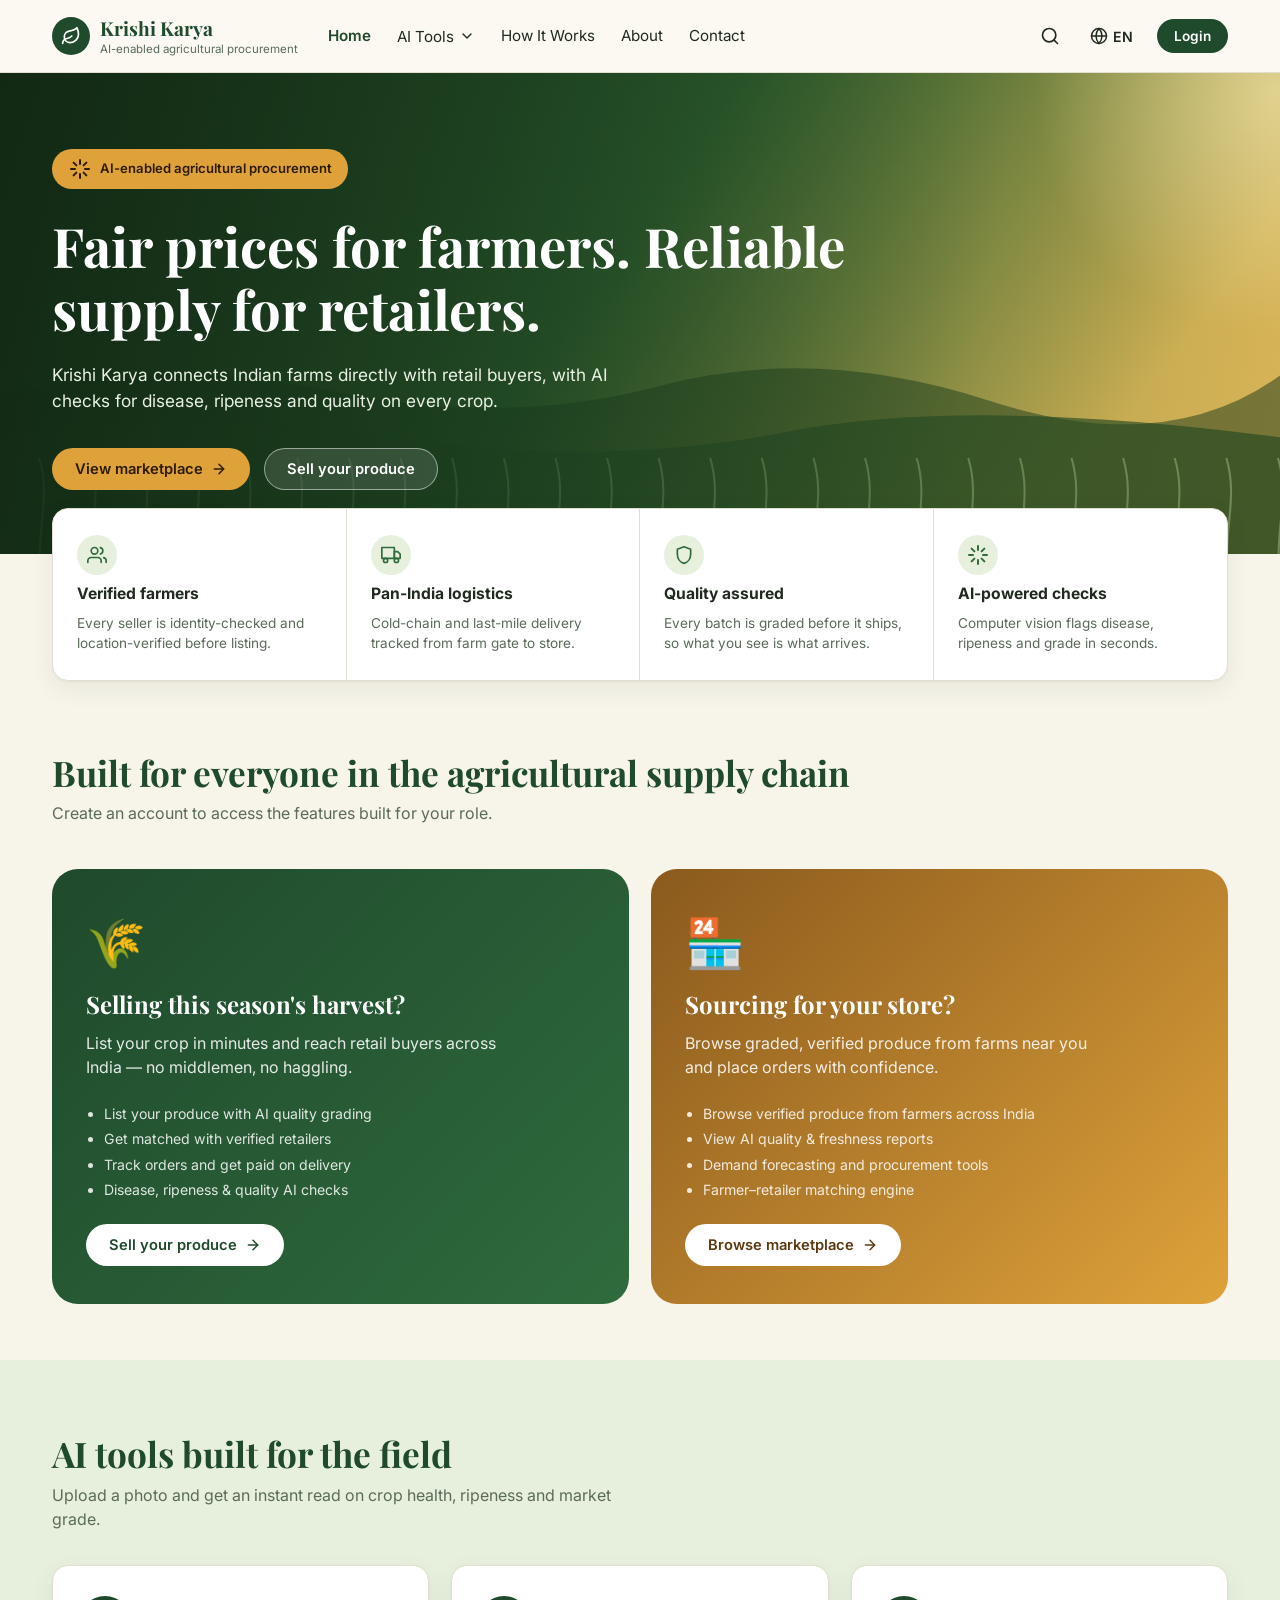
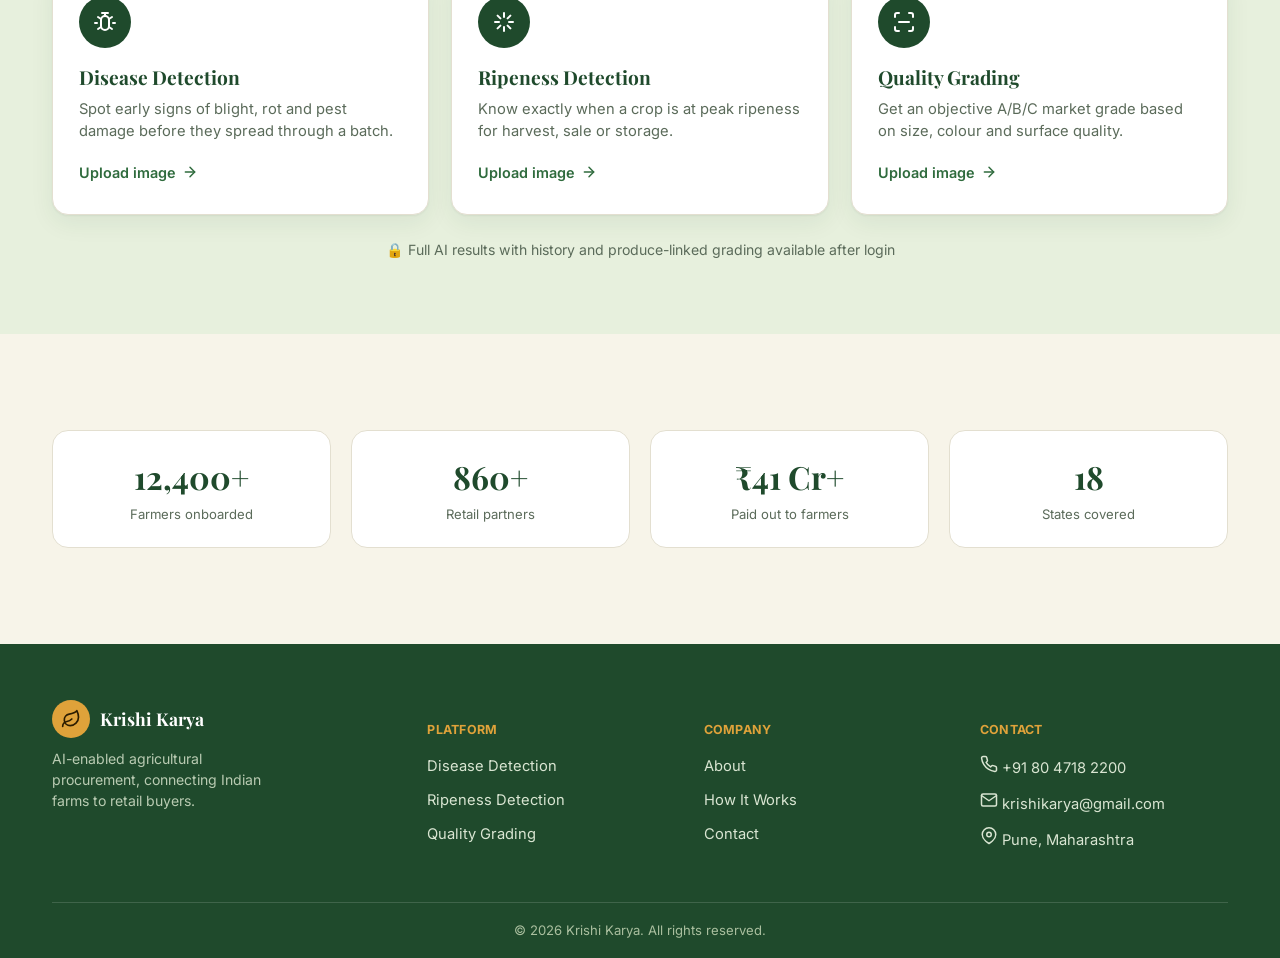
<file: frontend/index.html>
<!DOCTYPE html>
<html lang="en">
<head>
<meta charset="UTF-8">
<meta name="viewport" content="width=device-width, initial-scale=1.0">
<title>Krishi Karya — AI-enabled agricultural procurement</title>
<link rel="icon" href="data:image/svg+xml,<svg xmlns=%22http://www.w3.org/2000/svg%22 viewBox=%220 0 100 100%22><text y=%22.9em%22 font-size=%2290%22>🌾</text></svg>">
<link rel="preconnect" href="https://fonts.googleapis.com">
<link rel="preconnect" href="https://fonts.gstatic.com" crossorigin>
<link href="https://fonts.googleapis.com/css2?family=Playfair+Display:ital,wght@0,600;0,700;0,800;1,600&family=Inter:wght@400;500;600;700&family=Noto+Sans+Devanagari:wght@400;500;600;700&display=swap" rel="stylesheet">
<link rel="stylesheet" href="css/styles.css">
</head>
<body>
<div id="app-root"></div>
<div class="toast" id="toast"></div>
<script type="module" src="js/app.js"></script>
</body>
</html>
</file>
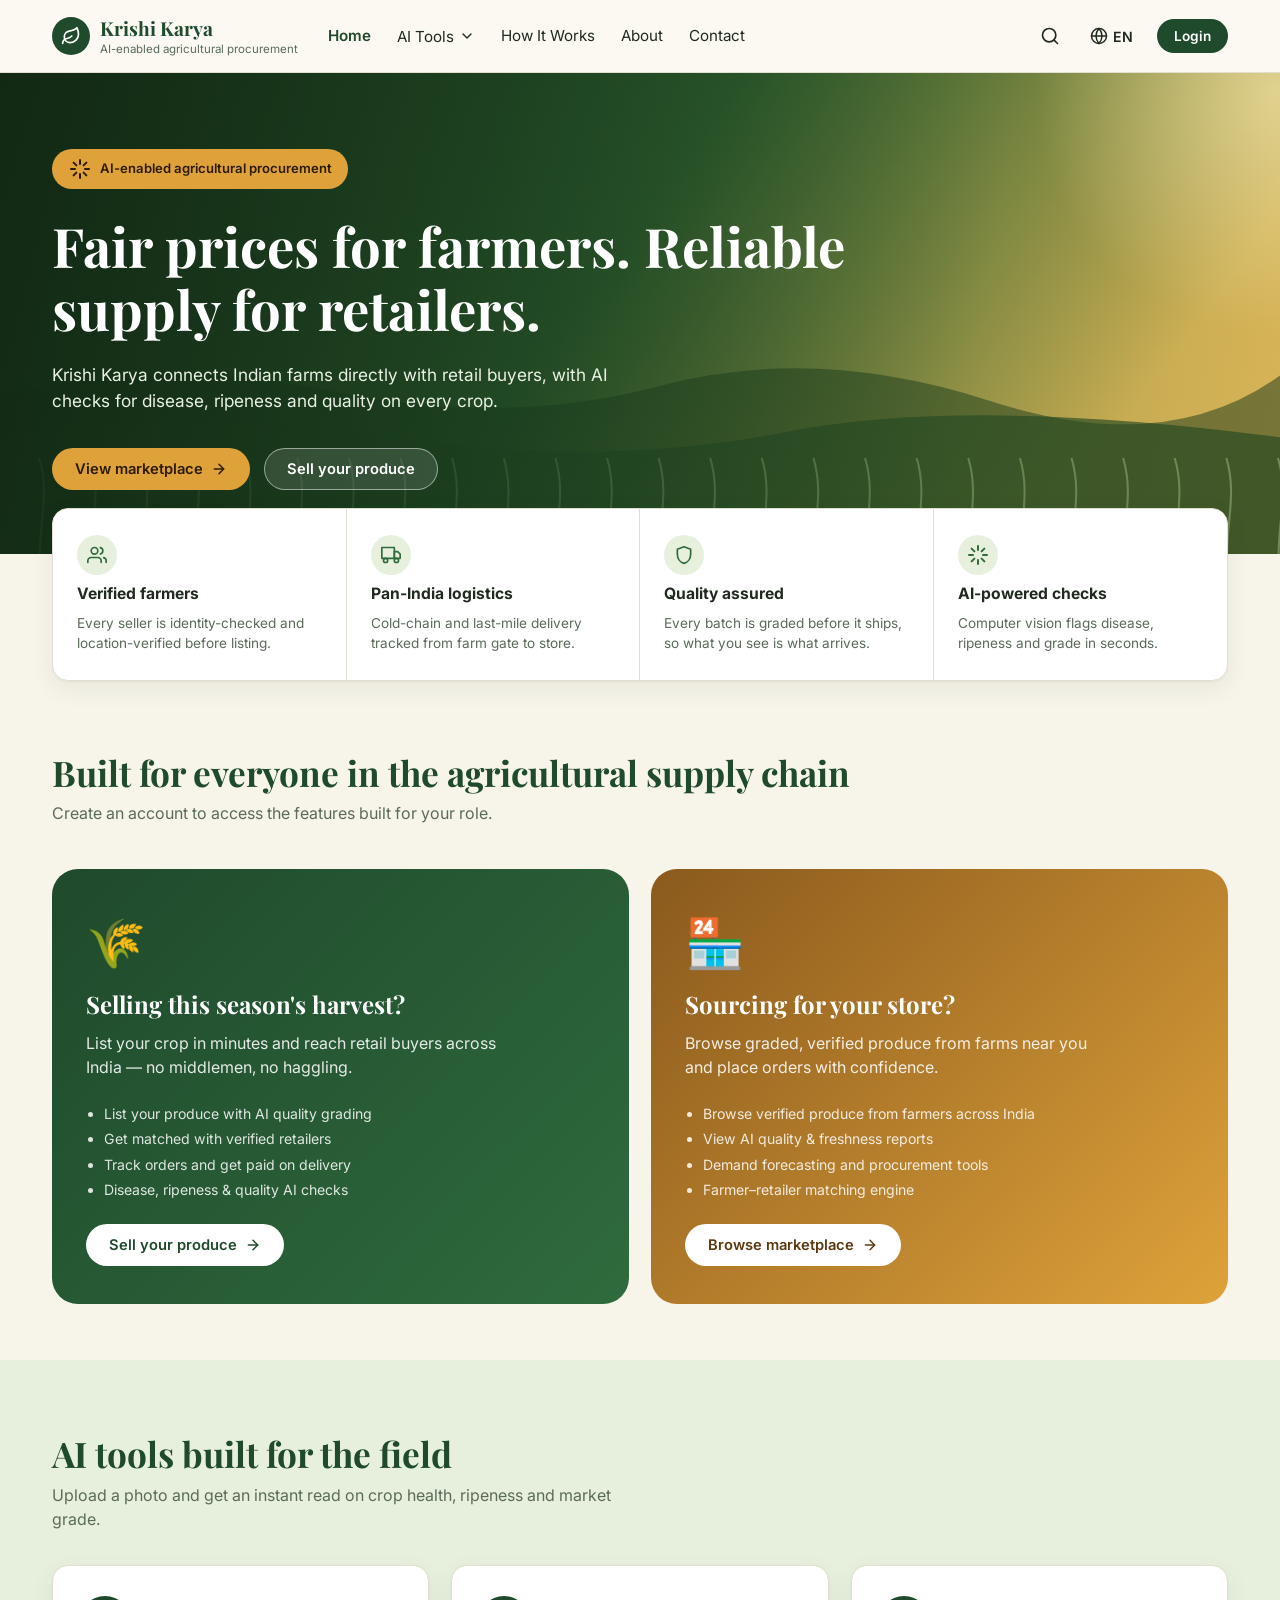
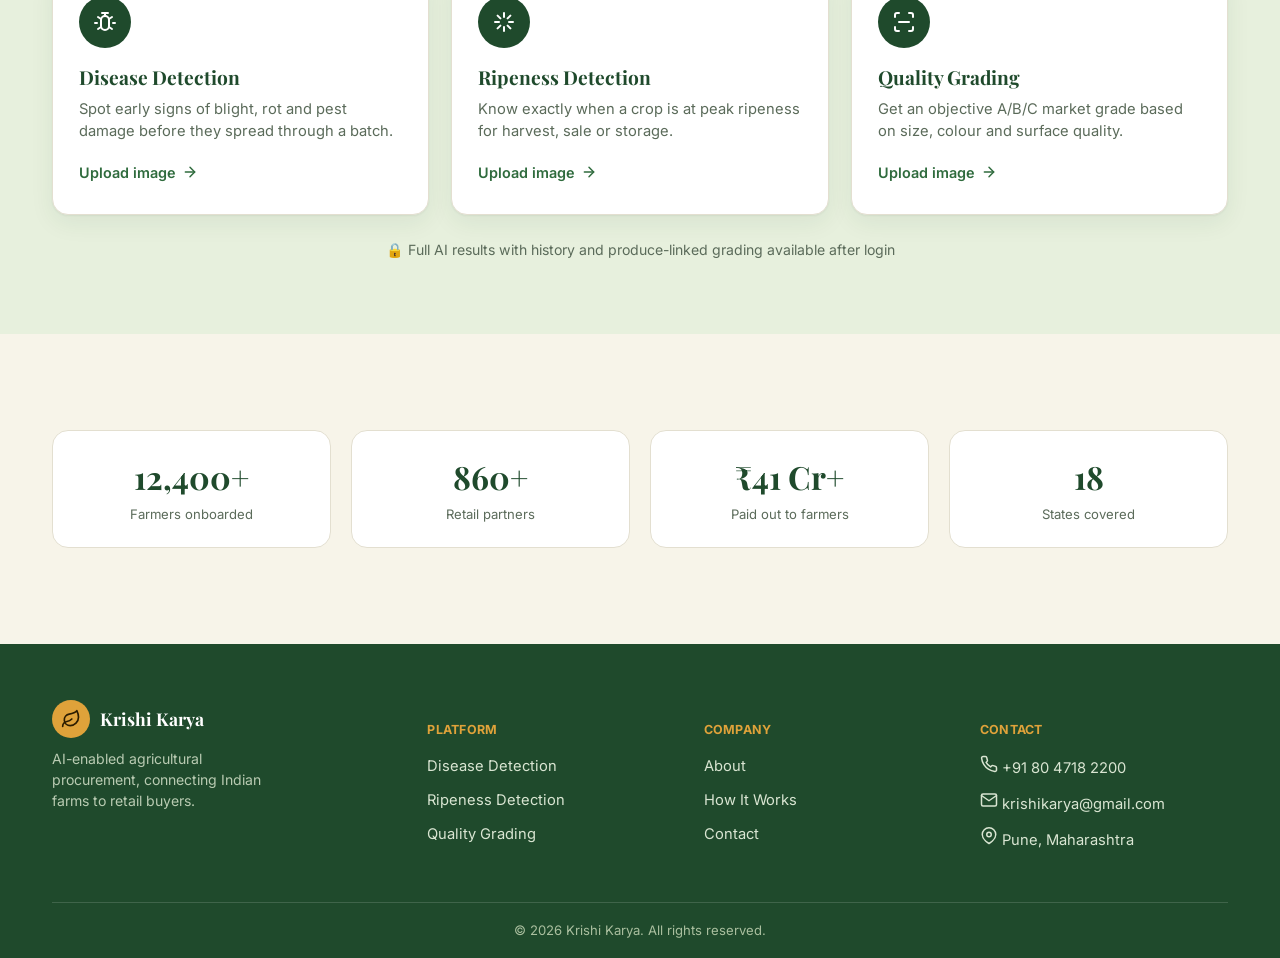
<file: frontend/dashboard/index.html>
<!DOCTYPE html>
<html lang="en">
<head>
  <meta charset="UTF-8">
  <meta name="viewport" content="width=device-width, initial-scale=1.0">
  <title>Krishi Karya — Dashboard</title>
  <link rel="icon" href="data:image/svg+xml,<svg xmlns=%22http://www.w3.org/2000/svg%22 viewBox=%220 0 100 100%22><text y=%22.9em%22 font-size=%2290%22>🌾</text></svg>">
  <link rel="preconnect" href="https://fonts.googleapis.com">
  <link rel="preconnect" href="https://fonts.gstatic.com" crossorigin>
  <link href="https://fonts.googleapis.com/css2?family=Inter:wght@400;500;600;700;800&family=Noto+Sans+Devanagari:wght@400;500;600;700&display=swap" rel="stylesheet">
  <link rel="stylesheet" href="css/dashboard.css">
</head>
<body>
  <div id="kk-app"></div>
  <div class="kk-toast" id="kk-toast"></div>
  <script type="module" src="js/dashboard-app.js"></script>
</body>
</html>
</file>
<file: frontend/css/styles.css>
:root{
  --cream:#F7F4E9;
  --cream-alt:#FBF9F2;
  --sage:#E7F0DD;
  --sage-2:#DCEBD0;
  --forest:#1F4A2C;
  --forest-2:#163A22;
  --leaf:#3C7A46;
  --leaf-2:#2F6B3D;
  --amber:#DFA23A;
  --amber-2:#C98F2B;
  --ink:#202A1F;
  --ink-muted:#5B6B5A;
  --ink-soft:#7C8A79;
  --white:#FFFFFF;
  --line:#E3DFD0;
  --danger:#B5432E;
  --radius-s:10px;
  --radius-m:16px;
  --radius-l:26px;
  --shadow-card:0 1px 2px rgba(31,74,44,.06), 0 8px 24px rgba(31,74,44,.07);
  --font-serif:'Playfair Display', 'Noto Sans Devanagari', Georgia, serif;
  --font-sans:'Inter', 'Noto Sans Devanagari', -apple-system, BlinkMacSystemFont, sans-serif;
}
:root[data-theme="dark"]{
  --cream:#141912;
  --cream-alt:#1A2117;
  --sage:#1B2A1C;
  --sage-2:#20301F;
  --forest:#12240E;
  --forest-2:#0D1A0A;
  --leaf:#7FBF7A;
  --leaf-2:#93CE8C;
  --amber:#E7B563;
  --amber-2:#F0C57C;
  --ink:#EDEFE7;
  --ink-muted:#B7C0AF;
  --ink-soft:#8C978A;
  --white:#1E2A1B;
  --line:#2B3728;
  --shadow-card:0 1px 2px rgba(0,0,0,.3), 0 8px 24px rgba(0,0,0,.35);
}
@media (prefers-color-scheme: dark){
  :root:not([data-theme="light"]){
    --cream:#141912;--cream-alt:#1A2117;--sage:#1B2A1C;--sage-2:#20301F;
    --forest:#12240E;--forest-2:#0D1A0A;--leaf:#7FBF7A;--leaf-2:#93CE8C;
    --amber:#E7B563;--amber-2:#F0C57C;--ink:#EDEFE7;--ink-muted:#B7C0AF;
    --ink-soft:#8C978A;--white:#1E2A1B;--line:#2B3728;
    --shadow-card:0 1px 2px rgba(0,0,0,.3), 0 8px 24px rgba(0,0,0,.35);
  }
}
*{box-sizing:border-box;}
html,body{margin:0;padding:0;}
body{background:var(--cream);color:var(--ink);font-family:var(--font-sans);-webkit-font-smoothing:antialiased;line-height:1.5;overflow-x:hidden;}
img{max-width:100%;display:block;}
a{color:inherit;text-decoration:none;}
button{font-family:inherit;}
h1,h2,h3,h4{font-family:var(--font-serif);color:var(--forest);margin:0;line-height:1.15;font-weight:700;}
:root[data-theme="dark"] h1,:root[data-theme="dark"] h2,:root[data-theme="dark"] h3,:root[data-theme="dark"] h4{color:var(--leaf-2);}
@media (prefers-color-scheme: dark){
  :root:not([data-theme="light"]) h1,:root:not([data-theme="light"]) h2,:root:not([data-theme="light"]) h3,:root:not([data-theme="light"]) h4{color:var(--leaf-2);}
}
:root[data-theme="dark"] .brand-name,
:root[data-theme="dark"] nav.main-nav a.active,
:root[data-theme="dark"] .nav-dd-panel a:hover,
:root[data-theme="dark"] .nav-dd-panel a.active,
:root[data-theme="dark"] .btn-outline,
:root[data-theme="dark"] .produce-price,
:root[data-theme="dark"] .stat-box .num,
:root[data-theme="dark"] .success-msg,
:root[data-theme="dark"] .notfound .code,
:root[data-theme="dark"] .modal-tabs button.active{color:var(--leaf-2);}
:root[data-theme="dark"] .btn-outline{border-color:var(--leaf-2);}
:root[data-theme="dark"] .brand-mark{background:var(--leaf-2);color:#fff;}
:root[data-theme="dark"] .stat-box{background:var(--forest-2);}
:root[data-theme="dark"] .stat-box .num,
:root[data-theme="dark"] .stat-box .label{color:#fff;}
@media (prefers-color-scheme: dark){
  :root:not([data-theme="light"]) .brand-name,
  :root:not([data-theme="light"]) nav.main-nav a.active,
  :root:not([data-theme="light"]) .nav-dd-panel a:hover,
  :root:not([data-theme="light"]) .nav-dd-panel a.active,
  :root:not([data-theme="light"]) .btn-outline,
  :root:not([data-theme="light"]) .produce-price,
  :root:not([data-theme="light"]) .stat-box .num,
  :root:not([data-theme="light"]) .success-msg,
  :root:not([data-theme="light"]) .notfound .code,
  :root:not([data-theme="light"]) .modal-tabs button.active{color:var(--leaf-2);}
  :root:not([data-theme="light"]) .btn-outline{border-color:var(--leaf-2);}
  :root:not([data-theme="light"]) .brand-mark{background:var(--leaf-2);color:#fff;}
  :root:not([data-theme="light"]) .stat-box{background:var(--forest-2);}
  :root:not([data-theme="light"]) .stat-box .num,
  :root:not([data-theme="light"]) .stat-box .label{color:#fff;}
}
p{margin:0;}
.container{max-width:1240px;margin:0 auto;padding:0 32px;}
@media (max-width:700px){.container{padding:0 18px;}}
.scroll-x{overflow-x:auto;}

/* Header */
header.site-header{position:sticky;top:0;z-index:60;background:var(--cream-alt);border-bottom:1px solid var(--line);}
.header-inner{max-width:1240px;margin:0 auto;padding:14px 32px;display:flex;align-items:center;gap:28px;}
@media (max-width:700px){.header-inner{padding:12px 18px;gap:12px;}}
.brand{display:flex;align-items:center;gap:10px;cursor:pointer;flex-shrink:0;}
.brand-mark{width:38px;height:38px;border-radius:50%;background:var(--forest);color:var(--white);display:flex;align-items:center;justify-content:center;flex-shrink:0;}
.brand-name{font-family:var(--font-serif);font-weight:700;font-size:1.2rem;color:var(--forest);}
.brand-tag{font-size:.72rem;color:var(--ink-muted);margin-top:-2px;}
nav.main-nav{display:flex;align-items:center;gap:22px;flex:1;}
nav.main-nav a,.nav-dd>button{font-size:.95rem;color:var(--ink);background:none;border:none;cursor:pointer;padding:8px 2px;display:flex;align-items:center;gap:5px;white-space:nowrap;}
nav.main-nav a:hover,.nav-dd>button:hover{color:var(--leaf-2);}
nav.main-nav a.active{color:var(--forest);font-weight:600;}
.nav-dd{position:relative;}
.nav-dd-panel{position:absolute;top:calc(100% + 6px);left:0;background:var(--white);border:1px solid var(--line);border-radius:var(--radius-s);box-shadow:var(--shadow-card);min-width:200px;padding:6px;display:none;flex-direction:column;z-index:50;}
.nav-dd.open .nav-dd-panel{display:flex;}
.nav-dd-panel a{padding:10px 12px;border-radius:8px;font-size:.92rem;}
.nav-dd-panel a:hover,.nav-dd-panel a.active{background:var(--sage);color:var(--forest);}
.header-actions{display:flex;align-items:center;gap:14px;margin-left:auto;flex-shrink:0;}
.icon-btn{background:none;border:none;cursor:pointer;color:var(--ink);display:flex;align-items:center;justify-content:center;padding:6px;border-radius:8px;position:relative;}
.icon-btn:hover{background:var(--sage);}
.cart-badge{position:absolute;top:-2px;right:-2px;background:var(--amber-2);color:#2b1c00;font-size:.62rem;font-weight:700;min-width:16px;height:16px;border-radius:8px;display:flex;align-items:center;justify-content:center;padding:0 3px;}
.lang-toggle{display:flex;align-items:center;gap:5px;background:none;border:none;cursor:pointer;color:var(--ink);font-size:.88rem;font-weight:600;padding:8px 10px;border-radius:20px;}
.lang-toggle:hover{background:var(--sage);}
.btn{display:inline-flex;align-items:center;justify-content:center;gap:8px;font-weight:600;font-size:.92rem;border-radius:30px;border:1px solid transparent;padding:11px 22px;cursor:pointer;transition:transform .12s ease,box-shadow .12s ease;}
.btn:active{transform:scale(.97);}
.btn-primary{background:var(--forest);color:#fff;}
.btn-primary:hover{background:var(--forest-2);}
.btn-amber{background:var(--amber);color:#2b1c00;}
.btn-amber:hover{background:var(--amber-2);}
.btn-outline{background:transparent;border-color:var(--forest);color:var(--forest);}
.btn-outline:hover{background:var(--sage);}
.btn-sm{padding:8px 16px;font-size:.85rem;}
.btn:disabled{opacity:.5;cursor:not-allowed;}
.burger{display:none;background:none;border:none;cursor:pointer;padding:6px;}
@media (max-width:980px){nav.main-nav{display:none;}.burger{display:flex;}.header-actions .lang-toggle span.lang-label{display:none;}}
.mobile-nav{display:none;flex-direction:column;background:var(--cream-alt);border-top:1px solid var(--line);padding:8px 18px 18px;}
.mobile-nav.open{display:flex;}
.mobile-nav a,.mobile-nav button.mn-parent{padding:12px 4px;border-bottom:1px solid var(--line);font-size:1rem;background:none;border-left:none;border-right:none;border-top:none;text-align:left;width:100%;color:var(--ink);cursor:pointer;}
.mobile-sub{padding-left:14px;display:flex;flex-direction:column;}
.mobile-sub a{border-bottom:1px dashed var(--line);color:var(--ink-muted);}

/* Hero */
.hero{position:relative;overflow:hidden;color:#fff;background:var(--forest);}
.hero-bg{position:absolute;inset:0;z-index:0;}
.hero-bg svg{width:100%;height:100%;display:block;}
.hero-scrim{position:absolute;inset:0;background:linear-gradient(100deg,rgba(18,40,20,.92) 0%,rgba(28,64,32,.72) 42%,rgba(60,110,50,.28) 75%,rgba(110,150,60,.12) 100%);}
.hero-inner{position:relative;z-index:2;max-width:1240px;margin:0 auto;padding:76px 32px 64px;}
@media (max-width:700px){.hero-inner{padding:40px 18px 40px;}}
.hero-badge{display:inline-flex;align-items:center;gap:8px;background:var(--amber);color:#2b1c00;font-size:.82rem;font-weight:600;padding:8px 16px;border-radius:30px;margin-bottom:26px;}
.hero h1{color:#fff;font-size:clamp(2.1rem,5vw,3.4rem);max-width:820px;margin-bottom:22px;}
.hero p.lede{color:#EAF1E4;font-size:1.08rem;max-width:560px;margin-bottom:34px;}
.hero-ctas{display:flex;gap:14px;flex-wrap:wrap;}

/* Feature strip */
.feature-strip-wrap{position:relative;z-index:3;}
.feature-strip{max-width:1240px;margin:0 auto;background:var(--white);border-radius:var(--radius-m);box-shadow:var(--shadow-card);display:grid;grid-template-columns:repeat(4,1fr);transform:translateY(-46px);margin-bottom:-30px;border:1px solid var(--line);}
@media (max-width:940px){.feature-strip{grid-template-columns:repeat(2,1fr);}}
@media (max-width:560px){.feature-strip{grid-template-columns:1fr;transform:translateY(-24px);margin-bottom:-8px;}}
.feature-item{padding:26px 24px;display:flex;flex-direction:column;gap:10px;border-right:1px solid var(--line);}
.feature-item:last-child{border-right:none;}
@media (max-width:940px){.feature-item:nth-child(2){border-right:none;}.feature-item:nth-child(odd){border-right:1px solid var(--line);}}
@media (max-width:560px){.feature-item{border-right:none !important;border-bottom:1px solid var(--line);}.feature-item:last-child{border-bottom:none;}}
.feature-icon{width:40px;height:40px;border-radius:50%;background:var(--sage);color:var(--leaf-2);display:flex;align-items:center;justify-content:center;}
.feature-item h4{font-family:var(--font-sans);font-weight:700;font-size:.98rem;color:var(--ink);}
.feature-item p{font-size:.85rem;color:var(--ink-muted);}

/* Sections */
.section{padding:74px 0;}
.section.tight{padding:56px 0;}
.section.alt{background:var(--sage);}
.section-head{display:flex;justify-content:space-between;align-items:flex-end;gap:20px;margin-bottom:34px;flex-wrap:wrap;}
.section-head h2{font-size:clamp(1.6rem,3vw,2.2rem);}
.section-head p{color:var(--ink-muted);margin-top:8px;max-width:560px;}
.view-all{color:var(--leaf-2);font-weight:600;font-size:.94rem;display:inline-flex;align-items:center;gap:6px;white-space:nowrap;}
.view-all:hover{text-decoration:underline;}
.grid-3{display:grid;grid-template-columns:repeat(3,1fr);gap:22px;}
.grid-4{display:grid;grid-template-columns:repeat(4,1fr);gap:20px;}
@media (max-width:980px){.grid-3{grid-template-columns:repeat(2,1fr);}.grid-4{grid-template-columns:repeat(2,1fr);}}
@media (max-width:640px){.grid-3{grid-template-columns:1fr;}.grid-4{grid-template-columns:1fr;}}

/* Tool cards */
.tool-card{background:var(--white);border:1px solid var(--line);border-radius:var(--radius-m);padding:30px 26px;box-shadow:var(--shadow-card);}
.tool-card .circle-icon{width:52px;height:52px;border-radius:50%;background:var(--forest);color:#fff;display:flex;align-items:center;justify-content:center;margin-bottom:18px;}
.tool-card h3{font-size:1.2rem;margin-bottom:10px;}
.tool-card p{color:var(--ink-muted);font-size:.92rem;margin-bottom:18px;}
.tool-card .link-arrow{color:var(--leaf-2);font-weight:600;font-size:.9rem;display:inline-flex;align-items:center;gap:6px;background:none;border:none;cursor:pointer;padding:0;}
.tool-card .link-arrow:hover{text-decoration:underline;}

/* Produce cards */
.produce-card{background:var(--white);border:1px solid var(--line);border-radius:var(--radius-m);overflow:hidden;box-shadow:var(--shadow-card);display:flex;flex-direction:column;}
.produce-thumb{aspect-ratio:4/3;width:100%;position:relative;display:flex;align-items:center;justify-content:center;background:linear-gradient(160deg,var(--sage-2),var(--sage));}
.produce-icon-badge{width:74px;height:74px;border-radius:50%;background:var(--white);display:flex;align-items:center;justify-content:center;box-shadow:0 4px 14px rgba(31,74,44,.12);color:var(--forest);}
.produce-icon-badge svg{width:60%;height:60%;stroke-width:1.9;}
.grade-chip{position:absolute;top:10px;left:10px;background:rgba(255,255,255,.92);color:var(--forest);font-size:.72rem;font-weight:700;padding:4px 10px;border-radius:20px;border:1px solid var(--line);}
.produce-body{padding:16px 18px 18px;display:flex;flex-direction:column;gap:6px;flex:1;}
.produce-body h4{font-family:var(--font-sans);font-size:1.02rem;font-weight:700;color:var(--ink);}
.produce-meta{font-size:.82rem;color:var(--ink-muted);}
.produce-price-row{display:flex;align-items:center;justify-content:space-between;margin-top:10px;}
.produce-price{font-family:var(--font-serif);font-weight:700;color:var(--forest);font-size:1.15rem;}
.produce-price span{font-family:var(--font-sans);font-weight:500;font-size:.78rem;color:var(--ink-muted);}
.add-cart-btn{background:var(--forest);color:#fff;border:none;border-radius:20px;padding:8px 14px;font-size:.82rem;font-weight:600;cursor:pointer;display:flex;align-items:center;gap:6px;}
.add-cart-btn:hover{background:var(--forest-2);}
.add-cart-btn.added{background:var(--leaf-2);}

/* Dual CTA */
.dual-cta{display:grid;grid-template-columns:1fr 1fr;gap:22px;}
@media (max-width:760px){.dual-cta{grid-template-columns:1fr;}}
.dual-cta-card{border-radius:var(--radius-l);padding:38px 34px;color:#fff;position:relative;overflow:hidden;}
.dual-cta-card.farmer{background:linear-gradient(135deg,var(--forest),var(--leaf-2));}
.dual-cta-card.retailer{background:linear-gradient(135deg,#8a5a1d,var(--amber));}
.dual-cta-card h3{color:#fff;font-size:1.5rem;margin-bottom:12px;}
.dual-cta-card p{color:rgba(255,255,255,.88);margin-bottom:22px;max-width:420px;}
.dual-cta-card .btn{background:#fff;color:var(--forest);}
.dual-cta-card.retailer .btn{color:#5c3a10;}

/* Footer */
footer.site-footer{background:var(--forest);color:#EAF1E4;padding:56px 0 0;}
:root[data-theme="dark"] footer.site-footer{background:#0D1A0A;}
.footer-grid{display:grid;grid-template-columns:1.4fr 1fr 1fr 1fr;gap:28px;padding-bottom:38px;}
@media (max-width:820px){.footer-grid{grid-template-columns:1fr 1fr;}}
@media (max-width:520px){.footer-grid{grid-template-columns:1fr;}}
.footer-brand{display:flex;align-items:center;gap:10px;margin-bottom:10px;}
.footer-brand .brand-mark{background:var(--amber);color:#2b1c00;}
.footer-brand-name{font-family:var(--font-serif);font-weight:700;font-size:1.1rem;color:#fff;}
.footer-tagline{color:#B9CBB2;font-size:.88rem;max-width:240px;}
.footer-col h5{color:var(--amber);font-size:.78rem;font-weight:700;letter-spacing:.02em;margin-bottom:16px;text-transform:uppercase;}
.footer-col a,.footer-col p{display:block;color:#D9E5D2;font-size:.92rem;margin-bottom:12px;}
.footer-col a:hover{color:#fff;text-decoration:underline;}
.footer-contact-item{display:flex;align-items:flex-start;gap:8px;}
.footer-bottom{border-top:1px solid rgba(255,255,255,.14);padding:18px 0;text-align:center;font-size:.82rem;color:#AABF9F;}

/* Page head */
.page-head{padding:44px 0 30px;}
.page-head h1{font-size:clamp(1.8rem,3.4vw,2.5rem);margin-bottom:10px;}
.page-head p{color:var(--ink-muted);font-size:1rem;max-width:560px;}
.breadcrumb{font-size:.82rem;color:var(--ink-soft);margin-bottom:14px;display:flex;gap:6px;align-items:center;}
.breadcrumb a:hover{color:var(--leaf-2);}

/* Marketplace */
.marketplace-layout{display:grid;grid-template-columns:280px 1fr;gap:28px;align-items:flex-start;padding-bottom:70px;}
@media (max-width:860px){.marketplace-layout{grid-template-columns:1fr;}}
.filters-panel{background:var(--white);border:1px solid var(--line);border-radius:var(--radius-m);padding:24px;position:sticky;top:88px;box-shadow:var(--shadow-card);}
.filters-title{display:flex;align-items:center;gap:8px;font-weight:700;font-size:1.05rem;margin-bottom:20px;color:var(--ink);}
.field-group{margin-bottom:18px;}
.field-group label{display:block;font-size:.84rem;font-weight:600;margin-bottom:7px;color:var(--ink);}
.field-input,select.field-input{width:100%;padding:10px 12px;border:1px solid var(--line);border-radius:10px;font-size:.9rem;font-family:inherit;background:var(--cream-alt);color:var(--ink);}
.field-input:focus,select.field-input:focus{outline:2px solid var(--leaf-2);outline-offset:1px;border-color:var(--leaf-2);}
.chip-row{display:flex;gap:8px;flex-wrap:wrap;}
.chip{border:1px solid var(--line);border-radius:20px;padding:6px 13px;font-size:.8rem;background:var(--cream-alt);cursor:pointer;color:var(--ink);}
.chip.active{background:var(--forest);color:#fff;border-color:var(--forest);}
.clear-filters{font-size:.85rem;color:var(--leaf-2);background:none;border:none;cursor:pointer;padding:0;margin-top:6px;}
.clear-filters:hover{text-decoration:underline;}
.results-bar{display:flex;justify-content:space-between;align-items:center;margin-bottom:18px;flex-wrap:wrap;gap:10px;}
.results-count{color:var(--ink-muted);font-size:.9rem;}
.market-grid{display:grid;grid-template-columns:repeat(3,1fr);gap:20px;}
@media (max-width:1080px){.market-grid{grid-template-columns:repeat(2,1fr);}}
@media (max-width:640px){.market-grid{grid-template-columns:1fr;}}
.empty-state{background:var(--white);border:1px dashed var(--line);border-radius:var(--radius-m);padding:60px 20px;text-align:center;color:var(--ink-muted);}

/* AI tool */
.ai-layout{display:grid;grid-template-columns:1fr 1fr;gap:26px;padding-bottom:70px;align-items:start;}
@media (max-width:860px){.ai-layout{grid-template-columns:1fr;}}
.dropzone{border:2px dashed var(--line);border-radius:var(--radius-m);background:var(--cream-alt);min-height:420px;display:flex;flex-direction:column;align-items:center;justify-content:center;text-align:center;padding:30px;cursor:pointer;transition:border-color .15s,background .15s;position:relative;overflow:hidden;}
.dropzone.drag{border-color:var(--leaf-2);background:var(--sage);}
.dropzone input[type=file]{position:absolute;inset:0;opacity:0;cursor:pointer;}
.dropzone .upload-icon{color:var(--leaf-2);margin-bottom:16px;}
.dropzone h4{font-family:var(--font-sans);font-weight:600;font-size:1.05rem;margin-bottom:8px;color:var(--ink);}
.dropzone p{font-size:.85rem;color:var(--ink-muted);}
.dropzone img.preview{max-height:380px;border-radius:12px;object-fit:contain;}
.results-panel{background:var(--white);border:1px solid var(--line);border-radius:var(--radius-m);min-height:420px;padding:26px;box-shadow:var(--shadow-card);}
.results-empty{color:var(--ink-muted);font-size:.95rem;}
.analyzing{display:flex;align-items:center;gap:12px;color:var(--ink-muted);font-size:.95rem;}
.spinner{width:18px;height:18px;border-radius:50%;border:2.5px solid var(--line);border-top-color:var(--leaf-2);animation:spin .8s linear infinite;}
@keyframes spin{to{transform:rotate(360deg);}}
.result-card{border:1px solid var(--line);border-radius:14px;padding:18px;margin-bottom:14px;}
.result-top{display:flex;justify-content:space-between;align-items:flex-start;gap:10px;margin-bottom:10px;}
.result-title{font-weight:700;font-size:1.05rem;color:var(--ink);}
.result-badge{font-size:.72rem;font-weight:700;padding:4px 10px;border-radius:20px;}
.badge-good{background:#DDF0D8;color:#28611F;}
:root[data-theme="dark"] .badge-good{background:#20351D;color:#9BDB8E;}
.badge-warn{background:#FBEBD0;color:#8A5A0E;}
:root[data-theme="dark"] .badge-warn{background:#3A2E14;color:#F0C57C;}
.badge-bad{background:#F6DCD5;color:#95311D;}
:root[data-theme="dark"] .badge-bad{background:#3A1F19;color:#EF9C86;}
.confidence-row{margin:10px 0;}
.confidence-bar{height:7px;border-radius:6px;background:var(--line);overflow:hidden;margin-top:6px;}
.confidence-fill{height:100%;background:var(--leaf-2);}
.result-detail-row{display:flex;justify-content:space-between;font-size:.86rem;padding:6px 0;border-top:1px dashed var(--line);color:var(--ink-muted);}
.result-detail-row span:last-child{color:var(--ink);font-weight:600;}
.rec-box{background:var(--sage);border-radius:10px;padding:12px 14px;font-size:.86rem;margin-top:12px;color:var(--ink);}
.history-thumb-row{display:flex;gap:10px;margin-top:18px;flex-wrap:wrap;}
.history-thumb{width:52px;height:52px;border-radius:8px;object-fit:cover;border:1px solid var(--line);cursor:pointer;opacity:.7;}
.history-thumb.active{opacity:1;outline:2px solid var(--leaf-2);}

/* Cart */
.cart-table{width:100%;border-collapse:collapse;background:var(--white);border:1px solid var(--line);border-radius:var(--radius-m);overflow:hidden;}
.cart-table th{text-align:left;font-size:.78rem;text-transform:uppercase;letter-spacing:.03em;color:var(--ink-soft);padding:14px 16px;background:var(--cream-alt);border-bottom:1px solid var(--line);}
.cart-table td{padding:16px;border-bottom:1px solid var(--line);vertical-align:middle;font-size:.92rem;}
.cart-item-name{display:flex;align-items:center;gap:12px;}
.cart-item-name .thumb{width:52px;height:52px;border-radius:10px;background:var(--sage-2);display:flex;align-items:center;justify-content:center;flex-shrink:0;}
.qty-stepper{display:flex;align-items:center;border:1px solid var(--line);border-radius:20px;width:fit-content;}
.qty-stepper button{background:none;border:none;width:28px;height:28px;cursor:pointer;font-size:1rem;color:var(--ink);}
.qty-stepper span{min-width:22px;text-align:center;font-size:.9rem;}
.remove-link{color:var(--danger);font-size:.82rem;background:none;border:none;cursor:pointer;padding:0;}
.remove-link:hover{text-decoration:underline;}
.cart-summary{background:var(--white);border:1px solid var(--line);border-radius:var(--radius-m);padding:24px;box-shadow:var(--shadow-card);}
.cart-summary-row{display:flex;justify-content:space-between;padding:8px 0;font-size:.92rem;color:var(--ink-muted);}
.cart-summary-row.total{border-top:1px solid var(--line);margin-top:8px;padding-top:14px;font-weight:700;color:var(--ink);font-size:1.05rem;}
.cart-layout{display:grid;grid-template-columns:1fr 320px;gap:24px;align-items:start;padding-bottom:70px;}
@media (max-width:820px){.cart-layout{grid-template-columns:1fr;}}

/* How it works */
.steps-col{display:flex;flex-direction:column;gap:0;}
.step-row{display:flex;gap:18px;padding:22px 0;border-bottom:1px solid var(--line);}
.step-row:last-child{border-bottom:none;}
.step-num{width:36px;height:36px;border-radius:50%;background:var(--forest);color:#fff;display:flex;align-items:center;justify-content:center;font-weight:700;flex-shrink:0;font-family:var(--font-serif);}
.step-row h4{font-size:1.05rem;margin-bottom:6px;color:var(--ink);font-family:var(--font-sans);font-weight:700;}
.step-row p{color:var(--ink-muted);font-size:.9rem;}
.two-col{display:grid;grid-template-columns:1fr 1fr;gap:44px;}
@media (max-width:820px){.two-col{grid-template-columns:1fr;gap:30px;}}

/* About */
.stats-row{display:grid;grid-template-columns:repeat(4,1fr);gap:20px;margin:40px 0;}
@media (max-width:760px){.stats-row{grid-template-columns:repeat(2,1fr);}}
.stat-box{text-align:center;padding:22px 10px;background:var(--white);border:1px solid var(--line);border-radius:var(--radius-m);}
.stat-box .num{font-family:var(--font-serif);font-size:2rem;font-weight:700;color:var(--forest);}
.stat-box .label{font-size:.82rem;color:var(--ink-muted);margin-top:4px;}
.about-story p{margin-bottom:16px;color:var(--ink-muted);max-width:720px;}
.about-story{margin-bottom:10px;}

/* Contact */
.contact-layout{display:grid;grid-template-columns:1fr 1fr;gap:40px;padding-bottom:70px;}
@media (max-width:820px){.contact-layout{grid-template-columns:1fr;}}
.contact-info-item{display:flex;gap:14px;margin-bottom:22px;align-items:flex-start;}
.contact-info-item .ic{width:42px;height:42px;border-radius:50%;background:var(--sage);color:var(--leaf-2);display:flex;align-items:center;justify-content:center;flex-shrink:0;}
.contact-info-item h5{font-size:.95rem;margin-bottom:3px;color:var(--ink);}
.contact-info-item p{font-size:.88rem;color:var(--ink-muted);}
.form-row{margin-bottom:16px;}
.form-row label{display:block;font-size:.86rem;font-weight:600;margin-bottom:6px;}
.form-row input,.form-row textarea{width:100%;padding:11px 13px;border:1px solid var(--line);border-radius:10px;font-family:inherit;font-size:.92rem;background:var(--cream-alt);color:var(--ink);}
.form-row textarea{resize:vertical;min-height:110px;}
.form-row input:focus,.form-row textarea:focus{outline:2px solid var(--leaf-2);outline-offset:1px;border-color:var(--leaf-2);}
.success-msg{background:var(--sage);border:1px solid var(--leaf-2);color:var(--forest);padding:14px 16px;border-radius:10px;font-size:.9rem;margin-bottom:16px;}

/* 404 */
.notfound{text-align:center;padding:100px 20px;}
.notfound .code{font-family:var(--font-serif);font-size:5rem;font-weight:800;color:var(--forest);margin-bottom:6px;}
.notfound h3{margin-bottom:10px;}
.notfound p{color:var(--ink-muted);margin-bottom:26px;}

/* Modal */
.modal-overlay{position:fixed;inset:0;background:rgba(20,25,18,.55);display:none;align-items:center;justify-content:center;z-index:100;padding:20px;}
.modal-overlay.open{display:flex;}
.modal-box{background:var(--white);border-radius:var(--radius-m);padding:32px;max-width:400px;width:100%;box-shadow:0 20px 60px rgba(0,0,0,.3);position:relative;}
.modal-close{position:absolute;top:14px;right:14px;background:none;border:none;cursor:pointer;color:var(--ink-muted);padding:4px;}
.modal-box h3{margin-bottom:6px;}
.modal-box .sub{color:var(--ink-muted);font-size:.88rem;margin-bottom:22px;}
.modal-tabs{display:flex;gap:4px;background:var(--cream-alt);border-radius:10px;padding:4px;margin-bottom:20px;}
.modal-tabs button{flex:1;border:none;background:none;padding:8px;border-radius:8px;font-size:.86rem;font-weight:600;cursor:pointer;color:var(--ink-muted);}
.modal-tabs button.active{background:var(--white);color:var(--forest);box-shadow:0 1px 3px rgba(0,0,0,.1);}

/* Toast */
.toast{position:fixed;bottom:24px;left:50%;transform:translateX(-50%) translateY(20px);background:var(--forest);color:#fff;padding:13px 22px;border-radius:30px;font-size:.9rem;box-shadow:0 10px 30px rgba(0,0,0,.2);z-index:200;opacity:0;pointer-events:none;transition:all .25s ease;}
.toast.show{opacity:1;transform:translateX(-50%) translateY(0);}

/* Search overlay */
.search-overlay{position:fixed;inset:0;background:rgba(20,25,18,.5);z-index:90;display:none;align-items:flex-start;justify-content:center;padding-top:12vh;}
.search-overlay.open{display:flex;}
.search-box{background:var(--white);border-radius:var(--radius-m);width:100%;max-width:560px;padding:6px;box-shadow:0 20px 60px rgba(0,0,0,.3);}
.search-box input{width:100%;border:none;padding:16px 18px;font-size:1.05rem;font-family:inherit;border-radius:var(--radius-m);background:transparent;color:var(--ink);}
.search-box input:focus{outline:none;}

/* Utilities */
.sr-only{position:absolute;width:1px;height:1px;overflow:hidden;clip:rect(0,0,0,0);white-space:nowrap;}
:focus-visible{outline:2px solid var(--leaf-2);outline-offset:2px;}
@media (prefers-reduced-motion:reduce){*{animation-duration:.01ms !important;transition-duration:.01ms !important;}}
</file>
<file: frontend/dashboard/css/dashboard.css>
/* ═══════════════════════════════════════════════════
   KRISHI KARYA DASHBOARD — Design System
   ═══════════════════════════════════════════════════ */
:root {
  --kk-green-deep:  #1B5E20;
  --kk-green-fresh: #43A047;
  --kk-green-light: #C8E6C9;
  --kk-gold:        #F9A825;
  --kk-gold-light:  #FFF8E1;
  --kk-cream:       #FAF8F1;
  --kk-white:       #FFFFFF;
  --kk-text:        #1A2E1A;
  --kk-muted:       #5A6E5A;
  --kk-soft:        #8A9E8A;
  --kk-border:      #E0EAD8;
  --kk-danger:      #C62828;
  --kk-danger-bg:   #FFEBEE;
  --kk-warn:        #E65100;
  --kk-warn-bg:     #FFF3E0;
  --kk-info:        #1565C0;
  --kk-info-bg:     #E3F2FD;
  --kk-success:     #2E7D32;
  --kk-success-bg:  #E8F5E9;
  --kk-shadow:      0 2px 12px rgba(27,94,32,0.10);
  --kk-shadow-lg:   0 8px 32px rgba(27,94,32,0.14);
  --kk-radius:      14px;
  --kk-radius-sm:   8px;
  --kk-radius-lg:   20px;
  --kk-sidebar-w:   260px;
  --kk-topbar-h:    64px;
  --font:           'Inter', 'Noto Sans Devanagari', system-ui, sans-serif;
}

/* ── Reset ── */
*, *::before, *::after { box-sizing: border-box; }
html, body { margin: 0; padding: 0; height: 100%; }
body {
  font-family: var(--font);
  background: var(--kk-cream);
  color: var(--kk-text);
  line-height: 1.5;
  -webkit-font-smoothing: antialiased;
  overflow-x: hidden;
}
a { color: inherit; text-decoration: none; }
button { font-family: var(--font); cursor: pointer; }
img { max-width: 100%; display: block; }
h1,h2,h3,h4,h5 { margin: 0; line-height: 1.2; }
p { margin: 0; }
input, select, textarea { font-family: var(--font); }

/* ── Layout ── */
#kk-app {
  display: flex;
  min-height: 100vh;
}
.kk-sidebar {
  width: var(--kk-sidebar-w);
  min-height: 100vh;
  background: var(--kk-green-deep);
  color: #fff;
  display: flex;
  flex-direction: column;
  flex-shrink: 0;
  position: fixed;
  left: 0; top: 0; bottom: 0;
  z-index: 100;
  overflow-y: auto;
  transition: transform 0.3s ease;
}
.kk-body-wrap {
  flex: 1;
  margin-left: var(--kk-sidebar-w);
  display: flex;
  flex-direction: column;
  min-height: 100vh;
}
.kk-topbar {
  height: var(--kk-topbar-h);
  background: var(--kk-white);
  border-bottom: 1px solid var(--kk-border);
  display: flex;
  align-items: center;
  padding: 0 28px;
  gap: 16px;
  position: sticky;
  top: 0;
  z-index: 50;
  box-shadow: 0 1px 4px rgba(27,94,32,0.06);
}
.kk-main {
  flex: 1;
  padding: 28px;
  overflow-y: auto;
}

/* ── Sidebar Brand ── */
.kk-sidebar-brand {
  padding: 20px 20px 16px;
  border-bottom: 1px solid rgba(255,255,255,0.12);
  display: flex;
  align-items: center;
  gap: 10px;
}
.kk-sidebar-brand .brand-icon {
  width: 38px; height: 38px;
  border-radius: 10px;
  background: var(--kk-gold);
  color: var(--kk-green-deep);
  display: flex; align-items: center; justify-content: center;
  font-size: 1.2rem; flex-shrink: 0;
}
.kk-sidebar-brand .brand-name {
  font-size: 1.05rem; font-weight: 700; color: #fff;
}
.kk-sidebar-brand .brand-tag {
  font-size: .68rem; color: rgba(255,255,255,0.6); margin-top: 1px;
}

/* ── User pill in sidebar ── */
.kk-sidebar-user {
  padding: 14px 16px;
  margin: 12px;
  background: rgba(255,255,255,0.08);
  border-radius: var(--kk-radius-sm);
  display: flex;
  align-items: center;
  gap: 10px;
}
.kk-avatar {
  width: 36px; height: 36px;
  border-radius: 50%;
  background: var(--kk-gold);
  color: var(--kk-green-deep);
  display: flex; align-items: center; justify-content: center;
  font-weight: 700; font-size: .9rem; flex-shrink: 0;
}
.kk-sidebar-user .user-name {
  font-size: .88rem; font-weight: 600; color: #fff;
  white-space: nowrap; overflow: hidden; text-overflow: ellipsis;
}
.kk-role-badge {
  display: inline-flex; align-items: center; gap: 3px;
  font-size: .65rem; font-weight: 700;
  padding: 2px 7px; border-radius: 10px; margin-top: 2px;
  text-transform: uppercase; letter-spacing: .04em;
}
.kk-role-badge.farmer   { background: rgba(249,168,37,.22); color: var(--kk-gold); }
.kk-role-badge.retailer { background: rgba(67,160,71,.22);  color: #81C784; }
.kk-role-badge.admin    { background: rgba(21,101,192,.22); color: #90CAF9; }

/* ── Sidebar Nav ── */
.kk-nav { flex: 1; padding: 8px 0; }
.kk-nav-section {
  padding: 8px 16px 4px;
  font-size: .65rem;
  font-weight: 700;
  text-transform: uppercase;
  letter-spacing: .08em;
  color: rgba(255,255,255,0.4);
  margin-top: 8px;
}
.kk-nav-item {
  display: flex; align-items: center; gap: 10px;
  padding: 10px 16px;
  margin: 1px 8px;
  border-radius: var(--kk-radius-sm);
  font-size: .9rem; font-weight: 500;
  color: rgba(255,255,255,0.75);
  cursor: pointer;
  transition: background .15s, color .15s;
  user-select: none;
}
.kk-nav-item:hover { background: rgba(255,255,255,0.1); color: #fff; }
.kk-nav-item.active {
  background: rgba(249,168,37,0.2);
  color: var(--kk-gold);
  font-weight: 600;
}
.kk-nav-item .nav-icon { width: 18px; height: 18px; flex-shrink: 0; opacity: .8; }
.kk-nav-item.active .nav-icon { opacity: 1; }
.kk-nav-item .nav-arrow {
  margin-left: auto; transition: transform .2s;
  font-size: .7rem; opacity: .6;
}
.kk-nav-item.expanded .nav-arrow { transform: rotate(90deg); }
.kk-nav-sub {
  display: none;
  padding-left: 40px;
}
.kk-nav-sub.open { display: block; }
.kk-nav-sub-item {
  display: flex; align-items: center; gap: 8px;
  padding: 7px 12px;
  margin: 1px 8px 1px 0;
  border-radius: var(--kk-radius-sm);
  font-size: .85rem; color: rgba(255,255,255,.65);
  cursor: pointer; transition: background .15s, color .15s;
}
.kk-nav-sub-item:hover { background: rgba(255,255,255,.08); color: #fff; }
.kk-nav-sub-item.active { color: var(--kk-gold); font-weight: 600; }
.kk-nav-sub-item::before {
  content: ""; width: 5px; height: 5px;
  border-radius: 50%; background: currentColor;
  flex-shrink: 0; opacity: .6;
}

/* Sidebar footer */
.kk-sidebar-footer {
  padding: 12px 16px;
  border-top: 1px solid rgba(255,255,255,.1);
}
.kk-sidebar-footer button {
  width: 100%;
  display: flex; align-items: center; gap: 8px;
  background: none; border: none; color: rgba(255,255,255,.6);
  font-size: .88rem; padding: 8px; border-radius: var(--kk-radius-sm);
  transition: color .15s, background .15s;
}
.kk-sidebar-footer button:hover {
  color: #fff; background: rgba(255,255,255,.08);
}

/* ── Topbar ── */
.kk-topbar-burger {
  display: none;
  background: none; border: none; color: var(--kk-text);
  padding: 6px; border-radius: 8px; font-size: 1.2rem;
}
.kk-topbar-title {
  font-size: 1.1rem; font-weight: 700; color: var(--kk-green-deep);
  flex: 1;
}
.kk-topbar-actions {
  display: flex; align-items: center; gap: 8px;
}
.kk-icon-btn {
  background: none; border: none;
  width: 38px; height: 38px;
  border-radius: 10px;
  display: flex; align-items: center; justify-content: center;
  color: var(--kk-muted); position: relative;
  transition: background .15s;
}
.kk-icon-btn:hover { background: var(--kk-cream); color: var(--kk-green-deep); }
.kk-notif-badge {
  position: absolute; top: 2px; right: 2px;
  width: 16px; height: 16px;
  background: var(--kk-danger);
  color: #fff; border-radius: 50%;
  font-size: .6rem; font-weight: 700;
  display: flex; align-items: center; justify-content: center;
}
.kk-lang-btn {
  display: flex; align-items: center; gap: 5px;
  background: var(--kk-cream); border: 1px solid var(--kk-border);
  border-radius: 20px; padding: 6px 12px;
  font-size: .82rem; font-weight: 600; color: var(--kk-text);
  transition: background .15s;
}
.kk-lang-btn:hover { background: var(--kk-green-light); }
.kk-topbar-user {
  display: flex; align-items: center; gap: 8px;
  background: var(--kk-cream);
  border: 1px solid var(--kk-border);
  border-radius: 24px; padding: 5px 12px 5px 5px;
  cursor: pointer; position: relative;
}
.kk-topbar-user .user-info { display: flex; flex-direction: column; }
.kk-topbar-user .user-name { font-size: .84rem; font-weight: 600; color: var(--kk-text); }
.kk-topbar-user .user-role { font-size: .7rem; color: var(--kk-muted); }
.kk-user-dropdown {
  display: none; position: absolute;
  top: calc(100% + 8px); right: 0;
  background: var(--kk-white); border: 1px solid var(--kk-border);
  border-radius: var(--kk-radius-sm); box-shadow: var(--kk-shadow-lg);
  min-width: 180px; padding: 6px; z-index: 200;
}
.kk-user-dropdown.open { display: block; }
.kk-user-dropdown a, .kk-user-dropdown button {
  display: flex; align-items: center; gap: 8px;
  padding: 9px 12px; border-radius: 6px;
  font-size: .88rem; color: var(--kk-text);
  background: none; border: none; width: 100%; text-align: left;
  transition: background .12s;
}
.kk-user-dropdown a:hover, .kk-user-dropdown button:hover {
  background: var(--kk-cream);
}
.kk-user-dropdown .divider {
  height: 1px; background: var(--kk-border); margin: 4px 0;
}
.kk-user-dropdown .logout-btn { color: var(--kk-danger); }

/* ── Page header ── */
.kk-page-header {
  margin-bottom: 24px;
}
.kk-page-header h1 {
  font-size: 1.6rem; font-weight: 800; color: var(--kk-green-deep);
  margin-bottom: 4px;
}
.kk-page-header p { color: var(--kk-muted); font-size: .92rem; }
.kk-breadcrumb {
  display: flex; align-items: center; gap: 6px;
  font-size: .78rem; color: var(--kk-soft); margin-bottom: 8px;
}
.kk-breadcrumb span { color: var(--kk-muted); }

/* ── Stat Cards ── */
.kk-cards-grid {
  display: grid;
  grid-template-columns: repeat(4, 1fr);
  gap: 18px;
  margin-bottom: 28px;
}
.kk-stat-card {
  background: var(--kk-white);
  color:white;
  border: 1px solid var(--kk-border);
  border-radius: var(--kk-radius);
  padding: 22px 20px;
  box-shadow: var(--kk-shadow);
  display: flex;
  flex-direction: column;
  gap: 10px;
  transition: box-shadow .2s, transform .2s;
}
.kk-stat-card:hover {
  box-shadow: var(--kk-shadow-lg);
  transform: translateY(-2px);
}
.kk-stat-card .card-top {
  display: flex; justify-content: space-between; align-items: flex-start;
}
.kk-stat-card .card-icon {
  width: 44px; height: 44px;
  border-radius: 12px;
  display: flex; align-items: center; justify-content: center;
  font-size: 1.2rem;
}
.kk-stat-card .card-icon.green  { background: var(--kk-success-bg); }
.kk-stat-card .card-icon.gold   { background: var(--kk-gold-light); }
.kk-stat-card .card-icon.blue   { background: var(--kk-info-bg); }
.kk-stat-card .card-icon.orange { background: var(--kk-warn-bg); }
.kk-stat-card .card-icon.red    { background: var(--kk-danger-bg); }
.kk-stat-card .card-trend {
  font-size: .72rem; font-weight: 600; padding: 3px 7px; border-radius: 12px;
}
.kk-stat-card .card-trend.up   { background: var(--kk-success-bg); color: var(--kk-success); }
.kk-stat-card .card-trend.down { background: var(--kk-danger-bg);  color: var(--kk-danger); }
.kk-stat-card .card-value {
  font-size: 2rem; font-weight: 800; color: var(--kk-green-deep);
  line-height: 1;
}
.kk-stat-card .card-label {
  font-size: .82rem; color: var(--kk-muted); font-weight: 500;
}

/* ── Panels / Sections ── */
.kk-panel {
  background: var(--kk-white);
  border: 1px solid var(--kk-border);
  border-radius: var(--kk-radius);
  box-shadow: var(--kk-shadow);
  overflow: hidden;
  margin-bottom: 24px;
}
.kk-panel-header {
  padding: 18px 22px;
  border-bottom: 1px solid var(--kk-border);
  display: flex; align-items: center; justify-content: space-between;
  gap: 12px;
}
.kk-panel-header h2 {
  font-size: 1rem; font-weight: 700; color: var(--kk-green-deep);
}
.kk-panel-body { padding: 22px; }

/* ── Tables ── */
.kk-table-wrap { overflow-x: auto; }
.kk-table {
  width: 100%; border-collapse: collapse;
  font-size: .88rem;
}
.kk-table th {
  text-align: left; padding: 11px 14px;
  font-size: .72rem; text-transform: uppercase;
  letter-spacing: .05em; font-weight: 700;
  color: var(--kk-soft);
  background: var(--kk-cream);
  border-bottom: 2px solid var(--kk-border);
  white-space: nowrap;
}
.kk-table td {
  padding: 12px 14px;
  border-bottom: 1px solid var(--kk-border);
  color: var(--kk-text);
  vertical-align: middle;
}
.kk-table tr:last-child td { border-bottom: none; }
.kk-table tbody tr:hover { background: var(--kk-cream); }

/* ── Badges ── */
.kk-badge {
  display: inline-flex; align-items: center; gap: 4px;
  font-size: .72rem; font-weight: 700;
  padding: 3px 9px; border-radius: 20px;
  text-transform: capitalize;
}
.kk-badge.pending    { background: var(--kk-warn-bg);    color: var(--kk-warn); }
.kk-badge.active     { background: var(--kk-success-bg); color: var(--kk-success); }
.kk-badge.confirmed  { background: var(--kk-info-bg);    color: var(--kk-info); }
.kk-badge.shipped    { background: #EDE7F6;               color: #5E35B1; }
.kk-badge.delivered  { background: var(--kk-success-bg); color: var(--kk-success); }
.kk-badge.cancelled  { background: var(--kk-danger-bg);  color: var(--kk-danger); }
.kk-badge.grade-a    { background: var(--kk-success-bg); color: var(--kk-success); }
.kk-badge.grade-b    { background: var(--kk-warn-bg);    color: var(--kk-warn); }
.kk-badge.grade-c    { background: var(--kk-danger-bg);  color: var(--kk-danger); }
.kk-badge.good       { background: var(--kk-success-bg); color: var(--kk-success); }
.kk-badge.warn       { background: var(--kk-warn-bg);    color: var(--kk-warn); }
.kk-badge.bad        { background: var(--kk-danger-bg);  color: var(--kk-danger); }

/* ── Buttons ── */
.kk-btn {
  display: inline-flex; align-items: center; gap: 7px;
  font-size: .88rem; font-weight: 600;
  padding: 9px 18px; border-radius: 24px;
  border: 1.5px solid transparent;
  cursor: pointer; transition: all .15s;
}
.kk-btn:active { transform: scale(.97); }
.kk-btn.primary {
  background: var(--kk-green-deep); color: #fff; border-color: var(--kk-green-deep);
}
.kk-btn.primary:hover { background: #2E7D32; }
.kk-btn.secondary {
  background: var(--kk-cream); color: var(--kk-green-deep); border-color: var(--kk-border);
}
.kk-btn.secondary:hover { background: var(--kk-green-light); border-color: var(--kk-green-fresh); }
.kk-btn.gold {
  background: var(--kk-gold); color: #3E2400; border-color: var(--kk-gold);
}
.kk-btn.gold:hover { background: #F57F17; }
.kk-btn.danger {
  background: var(--kk-danger-bg); color: var(--kk-danger); border-color: var(--kk-danger);
}
.kk-btn.danger:hover { background: var(--kk-danger); color: #fff; }
.kk-btn.sm { padding: 6px 12px; font-size: .78rem; }
.kk-btn.icon-only { padding: 7px; border-radius: 10px; }
.kk-btn:disabled { opacity: .45; cursor: not-allowed; }

/* ── Forms ── */
.kk-form-row { margin-bottom: 16px; }
.kk-form-row label {
  display: block; font-size: .82rem; font-weight: 600;
  color: var(--kk-text); margin-bottom: 6px;
}
.kk-form-row .hint { font-size: .74rem; color: var(--kk-muted); font-weight: 400; margin-left: 4px; }
.kk-input, .kk-select, .kk-textarea {
  width: 100%; padding: 10px 13px;
  border: 1.5px solid var(--kk-border);
  border-radius: var(--kk-radius-sm);
  font-family: var(--font); font-size: .9rem;
  background: var(--kk-cream); color: var(--kk-text);
  transition: border-color .15s, box-shadow .15s;
}
.kk-input:focus, .kk-select:focus, .kk-textarea:focus {
  outline: none;
  border-color: var(--kk-green-fresh);
  box-shadow: 0 0 0 3px rgba(67,160,71,0.15);
  background: var(--kk-white);
}
.kk-textarea { resize: vertical; min-height: 100px; }
.kk-form-grid { display: grid; grid-template-columns: 1fr 1fr; gap: 16px; }

/* ── AI Upload ── */
.kk-dropzone {
  border: 2.5px dashed var(--kk-border);
  border-radius: var(--kk-radius);
  background: var(--kk-cream);
  min-height: 260px;
  display: flex; flex-direction: column;
  align-items: center; justify-content: center;
  text-align: center; padding: 30px;
  cursor: pointer; position: relative; overflow: hidden;
  transition: border-color .2s, background .2s;
}
.kk-dropzone.drag { border-color: var(--kk-green-fresh); background: #F1F8E9; }
.kk-dropzone input[type=file] { position: absolute; inset: 0; opacity: 0; cursor: pointer; }
.kk-dropzone .dz-icon { font-size: 2.5rem; margin-bottom: 12px; }
.kk-dropzone h4 { font-size: 1rem; margin-bottom: 6px; color: var(--kk-text); }
.kk-dropzone p { font-size: .82rem; color: var(--kk-muted); }
.kk-dropzone img.preview { max-height: 220px; border-radius: 10px; object-fit: contain; }
.kk-ai-result {
  background: var(--kk-white);
  border: 1.5px solid var(--kk-border);
  border-radius: var(--kk-radius);
  padding: 20px;
  box-shadow: var(--kk-shadow);
}
.kk-ai-result .result-top {
  display: flex; justify-content: space-between; align-items: flex-start;
  gap: 10px; margin-bottom: 12px;
}
.kk-ai-result .result-title { font-weight: 700; font-size: 1rem; color: var(--kk-text); }
.kk-confidence-bar {
  height: 7px; background: var(--kk-border);
  border-radius: 6px; overflow: hidden; margin: 8px 0 12px;
}
.kk-confidence-fill { height: 100%; background: var(--kk-green-fresh); border-radius: 6px; }
.kk-result-row {
  display: flex; justify-content: space-between;
  font-size: .85rem; padding: 7px 0;
  border-top: 1px dashed var(--kk-border);
  color: var(--kk-muted);
}
.kk-result-row span:last-child { color: var(--kk-text); font-weight: 600; }
.kk-rec-box {
  background: #F1F8E9; border-radius: 8px;
  padding: 12px 14px; font-size: .84rem;
  color: black; margin-top: 12px;
  border-left: 3px solid var(--kk-green-fresh);
}

/* ── Charts ── */
.kk-chart-wrap {
  width: 100%; overflow-x: auto; padding-bottom: 4px;
}
.kk-chart-wrap svg { display: block; }
.kk-chart-title {
  font-size: .88rem; font-weight: 700; color: var(--kk-green-deep);
  margin-bottom: 12px;
}
.kk-chart-legend {
  display: flex; gap: 16px; flex-wrap: wrap;
  margin-top: 10px; font-size: .78rem; color: var(--kk-muted);
}
.kk-chart-legend span {
  display: flex; align-items: center; gap: 5px;
}
.kk-chart-legend .dot {
  width: 10px; height: 10px; border-radius: 50%;
}

/* ── Tabs ── */
.kk-tabs {
  display: flex; gap: 4px;
  background: var(--kk-cream);
  border-radius: 10px; padding: 4px;
  margin-bottom: 20px;
}
.kk-tab {
  flex: 1; border: none; background: none;
  padding: 8px 12px; border-radius: 7px;
  font-size: .84rem; font-weight: 600;
  color: var(--kk-muted); cursor: pointer;
  transition: all .15s; text-align: center;
}
.kk-tab.active {
  background: var(--kk-white);
  color: var(--kk-green-deep);
  box-shadow: 0 1px 4px rgba(27,94,32,.1);
}

/* ── Empty / Loading / Error states ── */
.kk-empty {
  text-align: center; padding: 50px 20px;
  color: var(--kk-muted);
}
.kk-empty .empty-icon { font-size: 2.8rem; margin-bottom: 12px; }
.kk-empty h3 { font-size: 1rem; color: var(--kk-text); margin-bottom: 6px; }
.kk-spinner-wrap { display: flex; align-items: center; justify-content: center; padding: 40px; }
.kk-spinner {
  width: 32px; height: 32px;
  border: 3px solid var(--kk-border);
  border-top-color: var(--kk-green-fresh);
  border-radius: 50%;
  animation: kkSpin .7s linear infinite;
}
@keyframes kkSpin { to { transform: rotate(360deg); } }
.kk-error-box {
  background: var(--kk-danger-bg); border: 1px solid var(--kk-danger);
  border-radius: var(--kk-radius-sm); padding: 14px 16px;
  color: var(--kk-danger); font-size: .88rem; margin-bottom: 16px;
}
.kk-success-box {
  background: var(--kk-success-bg); border: 1px solid var(--kk-success);
  border-radius: var(--kk-radius-sm); padding: 14px 16px;
  color: var(--kk-success); font-size: .88rem; margin-bottom: 16px;
}

/* ── Toast ── */
.kk-toast {
  position: fixed; bottom: 24px; left: 50%;
  transform: translateX(-50%) translateY(16px);
  background: var(--kk-green-deep); color: #fff;
  padding: 12px 22px; border-radius: 24px;
  font-size: .88rem; z-index: 9999;
  box-shadow: 0 8px 24px rgba(0,0,0,.2);
  opacity: 0; pointer-events: none;
  transition: all .25s ease;
}
.kk-toast.show { opacity: 1; transform: translateX(-50%) translateY(0); }

/* ── Grid helpers ── */
.kk-grid-2 { display: grid; grid-template-columns: 1fr 1fr; gap: 20px; }
.kk-grid-3 { display: grid; grid-template-columns: 1fr 1fr 1fr; gap: 20px; }
.kk-flex { display: flex; align-items: center; gap: 10px; }
.kk-flex-between { display: flex; align-items: center; justify-content: space-between; gap: 10px; }
.kk-mt { margin-top: 20px; }
.kk-mb { margin-bottom: 20px; }

/* ── Produce cards ── */
.kk-produce-grid {
  display: grid; grid-template-columns: repeat(3,1fr); gap: 18px;
}
.kk-produce-card {
  background: var(--kk-white);
  border: 1.5px solid var(--kk-border);
  border-radius: var(--kk-radius);
  overflow: hidden; box-shadow: var(--kk-shadow);
  transition: box-shadow .2s, transform .2s;
}
.kk-produce-card:hover { box-shadow: var(--kk-shadow-lg); transform: translateY(-2px); }
.kk-produce-thumb {
  aspect-ratio: 4/3; background: linear-gradient(135deg, #E8F5E9, #C8E6C9);
  display: flex; align-items: center; justify-content: center;
  font-size: 3rem; position: relative;
}
.kk-produce-thumb .grade-badge {
  position: absolute; top: 8px; left: 8px;
}
.kk-produce-body { padding: 14px 16px; }
.kk-produce-body h4 { font-size: .96rem; font-weight: 700; margin-bottom: 4px; }
.kk-produce-body .meta { font-size: .78rem; color: var(--kk-muted); margin-bottom: 10px; }
.kk-produce-body .price-row {
  display: flex; align-items: center; justify-content: space-between;
}
.kk-price { font-size: 1.1rem; font-weight: 800; color: var(--kk-green-deep); }

/* ── Sidebar overlay (mobile) ── */
.kk-sidebar-overlay {
  display: none;
  position: fixed; inset: 0;
  background: rgba(0,0,0,.4); z-index: 99;
}
.kk-sidebar-overlay.open { display: block; }

/* ── Responsive ── */
@media (max-width: 1200px) {
  .kk-cards-grid { grid-template-columns: repeat(3, 1fr); }
}
@media (max-width: 992px) {
  .kk-cards-grid { grid-template-columns: repeat(2, 1fr); }
  .kk-grid-3 { grid-template-columns: 1fr 1fr; }
  .kk-produce-grid { grid-template-columns: 1fr 1fr; }
}
@media (max-width: 768px) {
  .kk-sidebar {
    transform: translateX(-100%);
    z-index: 200;
  }
  .kk-sidebar.open { transform: translateX(0); }
  .kk-body-wrap { margin-left: 0; }
  .kk-topbar-burger { display: flex; }
  .kk-main { padding: 16px; }
  .kk-cards-grid { grid-template-columns: 1fr 1fr; }
  .kk-grid-2 { grid-template-columns: 1fr; }
  .kk-form-grid { grid-template-columns: 1fr; }
}
@media (max-width: 480px) {
  .kk-cards-grid { grid-template-columns: 1fr; }
  .kk-produce-grid { grid-template-columns: 1fr; }
  .kk-grid-3 { grid-template-columns: 1fr; }
}

/* ── Dark mode ── */
@media (prefers-color-scheme: dark) {
  :root {
    --kk-cream: #121A12;
    --kk-white: #1A2A1A;
    --kk-text:  #E8F0E8;
    --kk-muted: #8FA88F;
    --kk-soft:  #6A7E6A;
    --kk-border: #2A3A2A;
    --kk-shadow: 0 2px 12px rgba(0,0,0,0.3);
    --kk-shadow-lg: 0 8px 32px rgba(0,0,0,0.4);
    --kk-success-bg: #1A2E1A;
    --kk-warn-bg:    #2E1F0A;
    --kk-danger-bg:  #2E0A0A;
    --kk-info-bg:    #0A1A2E;
    --kk-gold-light: #2E2200;
  }
  .kk-sidebar { background: #0D1A0D; }
  .kk-topbar { background: var(--kk-white); border-color: var(--kk-border); }
}

/* ── Misc ── */
.sr-only { position: absolute; width: 1px; height: 1px; overflow: hidden; clip: rect(0,0,0,0); }
:focus-visible { outline: 2px solid var(--kk-green-fresh); outline-offset: 2px; }
@media (prefers-reduced-motion: reduce) { * { animation-duration: .01ms !important; transition-duration: .01ms !important; } }
</file>
